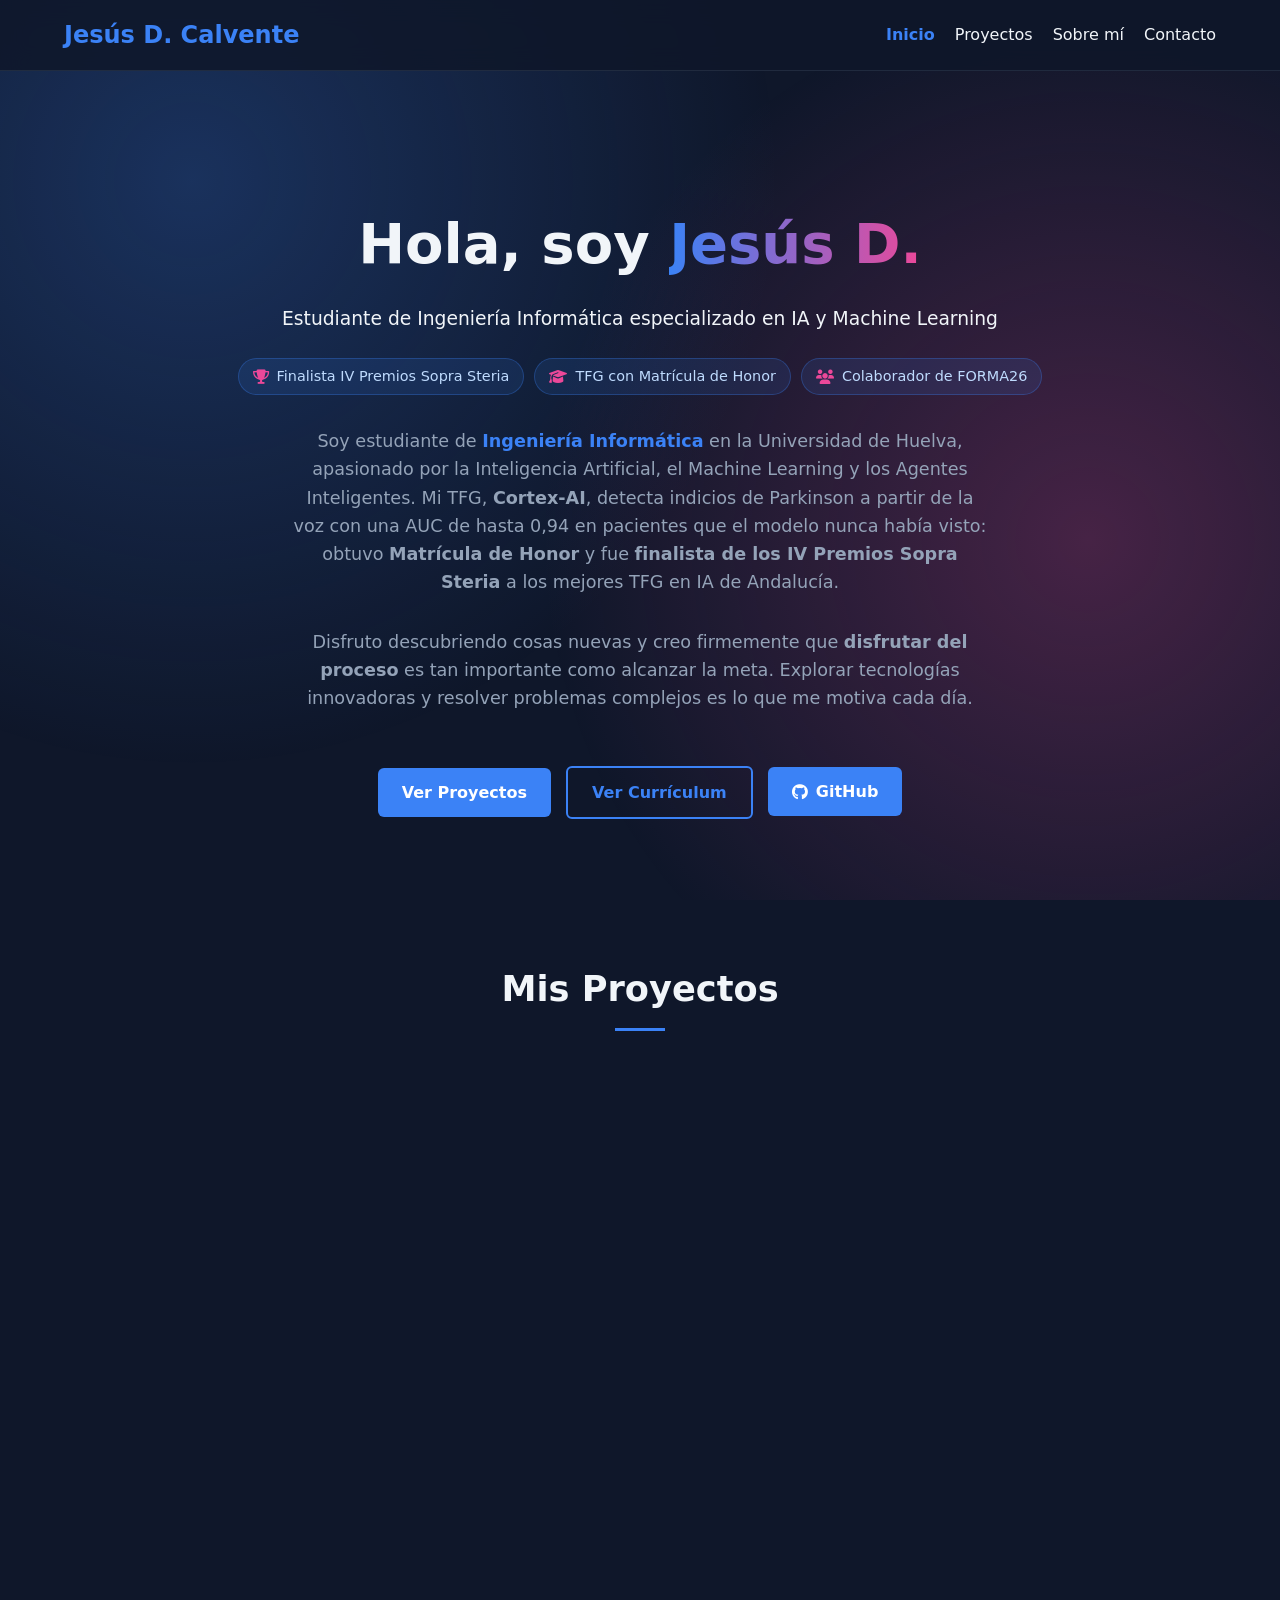
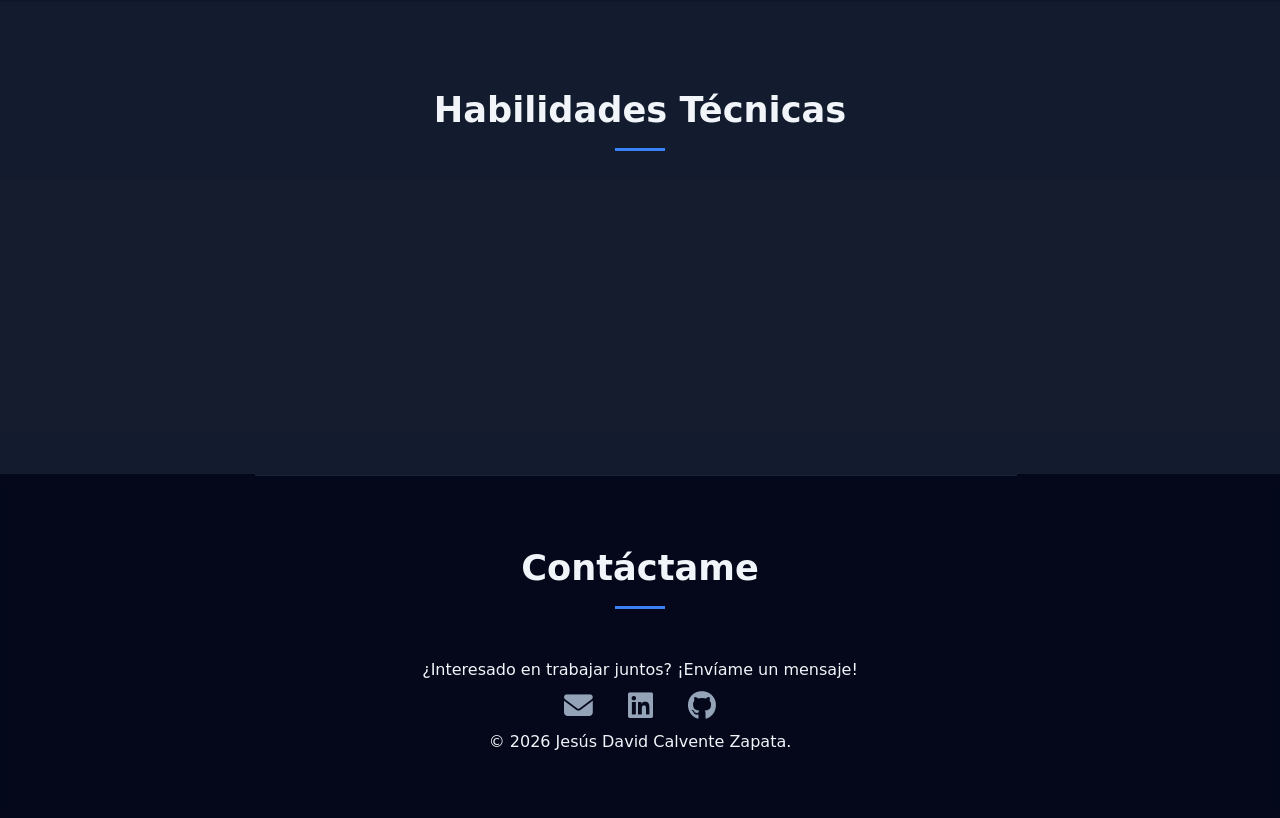
<file: index.html>
<!DOCTYPE html>
<html lang="es">
<head>
    <meta charset="UTF-8">
    <meta name="viewport" content="width=device-width, initial-scale=1.0">
    <title>Jesús David Calvente Zapata | IA y Machine Learning</title>
    <meta name="description" content="Portafolio de Jesús David Calvente Zapata, estudiante de Ingeniería Informática (Universidad de Huelva). Proyectos de IA: detección de Parkinson por voz, agentes inteligentes y visión en el edge.">
    <link rel="canonical" href="https://www.jcalvente083.qzz.io/">
    <meta property="og:type" content="website">
    <meta property="og:locale" content="es_ES">
    <meta property="og:site_name" content="Jesús David Calvente Zapata">
    <meta property="og:title" content="Jesús David Calvente Zapata | IA y Machine Learning">
    <meta property="og:description" content="Portafolio de Jesús David Calvente Zapata, estudiante de Ingeniería Informática (Universidad de Huelva). Proyectos de IA: detección de Parkinson por voz, agentes inteligentes y visión en el edge.">
    <meta property="og:url" content="https://www.jcalvente083.qzz.io/">
    <meta property="og:image" content="https://www.jcalvente083.qzz.io/assets/img/og.jpg">
    <meta property="og:image:width" content="1200">
    <meta property="og:image:height" content="630">
    <meta name="twitter:card" content="summary_large_image">
    <meta name="theme-color" content="#0f172a">
    <link rel="icon" href="favicon.svg" type="image/svg+xml">
    <link rel="preconnect" href="https://cdnjs.cloudflare.com" crossorigin>
    <link rel="stylesheet" href="styles/styles.css">
    <link rel="stylesheet" href="https://cdnjs.cloudflare.com/ajax/libs/font-awesome/6.4.0/css/all.min.css">
</head>
<body>

    <nav class="navbar">
        <a href="./index.html" class="logo">Jesús D. Calvente</a>
        
        <button type="button" class="menu-toggle" id="mobile-menu" aria-label="Abrir menú" aria-expanded="false" aria-controls="menu-principal">
            <span class="bar"></span>
            <span class="bar"></span>
            <span class="bar"></span>
        </button>
        
        <ul class="nav-links" id="menu-principal">
            <li><a href="./index.html" class="active" style="color: var(--primary);">Inicio</a></li>
            <li><a href="./proyectos.html">Proyectos</a></li>
            <li><a href="./sobremi.html">Sobre mí</a></li>
            <li><a href="./contacto.html">Contacto</a></li>
        </ul>
    </nav>

    <section id="inicio" class="hero">
        <div class="hero-content">
            <h1>Hola, soy <span class="highlight">Jesús D.</span></h1>
            <h3>Estudiante de Ingeniería Informática especializado en IA y Machine Learning</h3>

            <div class="hero-badges">
                <span><i class="fas fa-trophy"></i> Finalista IV Premios Sopra Steria</span>
                <span><i class="fas fa-graduation-cap"></i> TFG con Matrícula de Honor</span>
                <span><i class="fas fa-users"></i> Colaborador de FORMA26</span>
            </div>
            
            <div class="hero-text-limit">
                <p style="font-size: 1.1rem; color: var(--text-muted); margin-bottom: 2rem;">
                    Soy estudiante de <strong style="color: var(--primary);">Ingeniería Informática</strong> en la Universidad de Huelva,
                    apasionado por la Inteligencia Artificial, el Machine Learning y los Agentes Inteligentes.
                    Mi TFG, <strong>Cortex-AI</strong>, detecta indicios de Parkinson a partir de la voz con una AUC de hasta 0,94
                    en pacientes que el modelo nunca había visto: obtuvo <strong>Matrícula de Honor</strong> y fue
                    <strong>finalista de los IV Premios Sopra Steria</strong> a los mejores TFG en IA de Andalucía.
                </p>
                <p style="font-size: 1.1rem; color: var(--text-muted); margin-bottom: 3rem;">
                    Disfruto descubriendo cosas nuevas y creo firmemente que <strong>disfrutar del proceso</strong> 
                    es tan importante como alcanzar la meta. Explorar tecnologías innovadoras y resolver 
                    problemas complejos es lo que me motiva cada día.
                </p>
            </div>

            <div class="hero-btns" style="margin-top: 2rem;">
                <a href="proyectos.html" class="btn">Ver Proyectos</a>
                <a href="sobremi.html" class="btn btn-outline">
                 Ver Currículum
                </a>
                <a href="https://github.com/jcalvente083" target="_blank" rel="noopener" class="btn">
                    <i class="fab fa-github"></i> GitHub
                </a>
            </div>
        </div>
    </section>

    <section id="proyectos" class="container carousel-section">
        <h2>Mis Proyectos</h2>
        <div class="carousel-wrapper">
            <div class="carousel-track" id="contenedor-proyectos">
                </div>
        </div>
    </section>

    <section id="habilidades" class="container bg-light carousel-section">
        <h2>Habilidades Técnicas</h2>
        <div class="carousel-wrapper">
            <div class="carousel-track" id="contenedor-habilidades">
                </div>
        </div>
    </section>

    <footer id="contacto">
        <h2>Contáctame</h2>
        <p>¿Interesado en trabajar juntos? ¡Envíame un mensaje!</p>
        <div class="socials">
            <a href="mailto:jesus.calvente.zapata.24@gmail.com" aria-label="Email"><i class="fas fa-envelope"></i></a>
            <a href="https://www.linkedin.com/in/jes%C3%BAs-david-calvente-zapata-0a914a242/" target="_blank" rel="noopener" aria-label="LinkedIn"><i class="fab fa-linkedin"></i></a>
            <a href="https://github.com/jcalvente083" target="_blank" rel="noopener" aria-label="GitHub"><i class="fab fa-github"></i></a>
        </div>
        <p class="copyright">&copy; <span id="year"></span> Jesús David Calvente Zapata.</p>
    </footer>

    <script src="scripts/comun.js"></script>
    <script src="scripts/scriptsProyectos.js"></script>
    <script src="scripts/scriptsHabilidades.js"></script>
    <script src="scripts/scriptNavBar.js"></script>
</body>
</html>
</file>
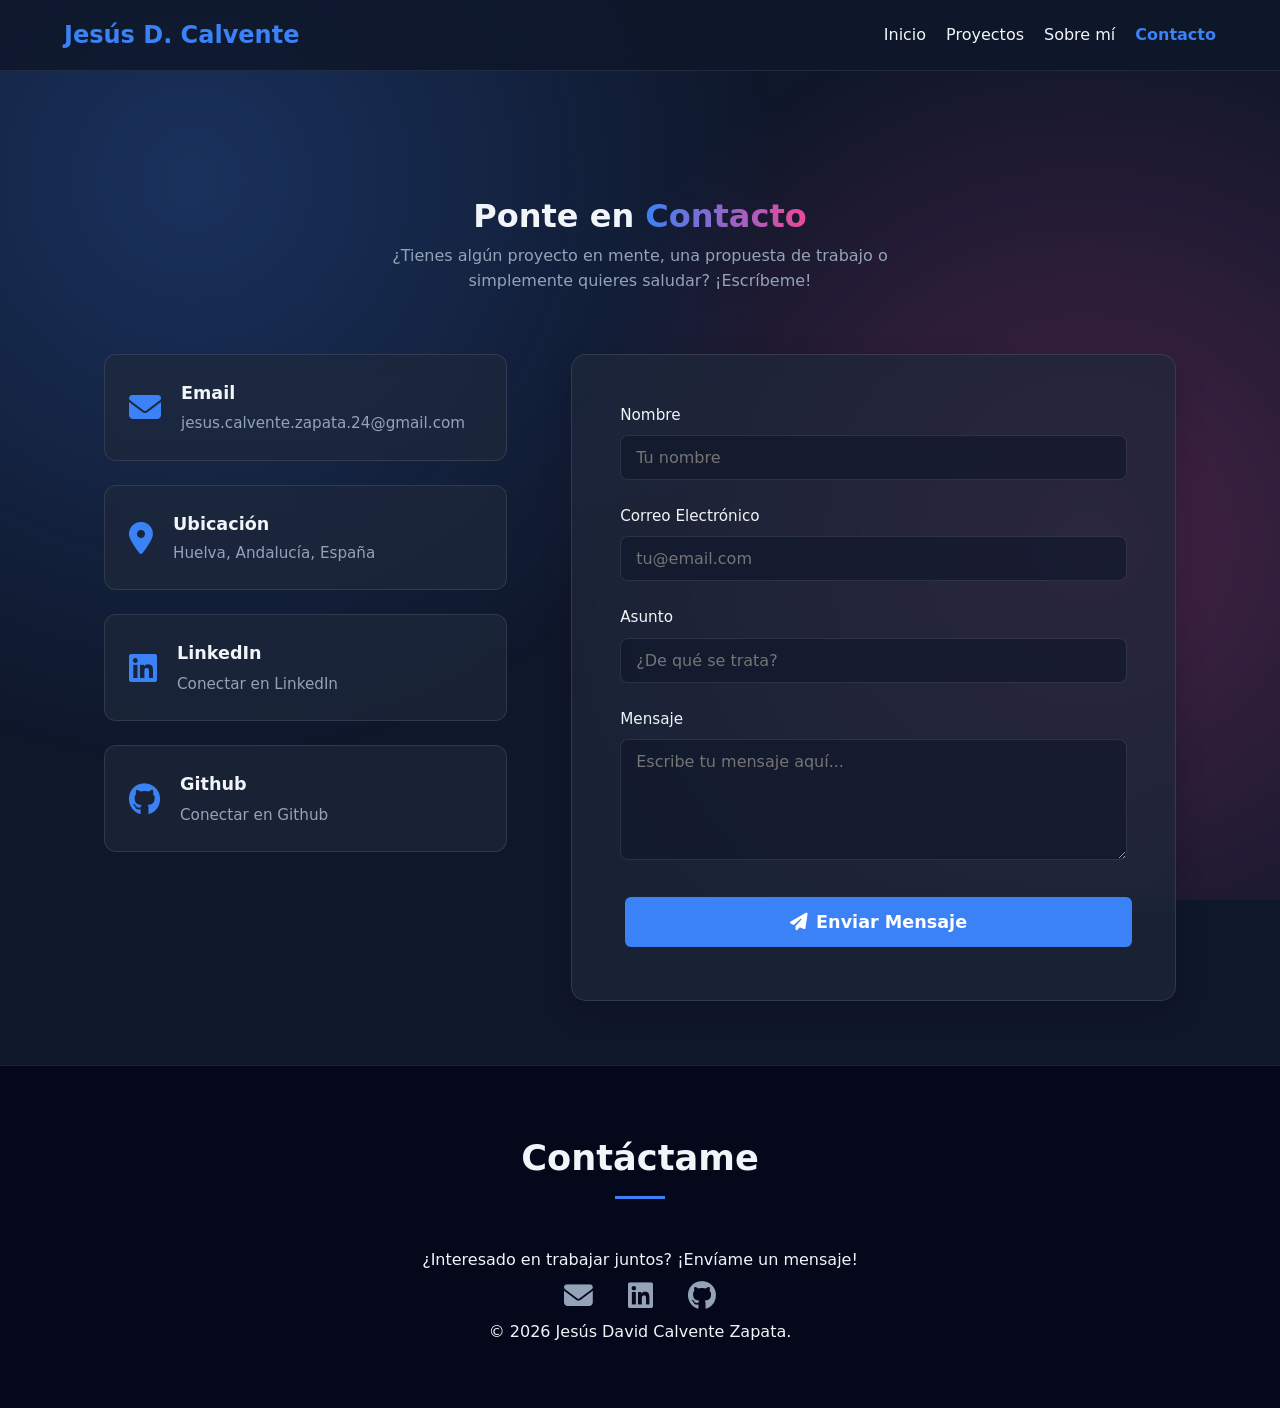
<file: contacto.html>
<!DOCTYPE html>
<html lang="es">
<head>
    <meta charset="UTF-8">
    <meta name="viewport" content="width=device-width, initial-scale=1.0">
    <title>Contacto | Jesús D. Calvente</title>
    <meta name="description" content="Contacta con Jesús David Calvente Zapata por email, LinkedIn o el formulario de contacto.">
    <link rel="canonical" href="https://www.jcalvente083.qzz.io/contacto.html">
    <meta property="og:type" content="website">
    <meta property="og:locale" content="es_ES">
    <meta property="og:site_name" content="Jesús David Calvente Zapata">
    <meta property="og:title" content="Contacto | Jesús D. Calvente">
    <meta property="og:description" content="Contacta con Jesús David Calvente Zapata por email, LinkedIn o el formulario de contacto.">
    <meta property="og:url" content="https://www.jcalvente083.qzz.io/contacto.html">
    <meta property="og:image" content="https://www.jcalvente083.qzz.io/assets/img/og.jpg">
    <meta property="og:image:width" content="1200">
    <meta property="og:image:height" content="630">
    <meta name="twitter:card" content="summary_large_image">
    <meta name="theme-color" content="#0f172a">
    <link rel="icon" href="favicon.svg" type="image/svg+xml">
    <link rel="preconnect" href="https://cdnjs.cloudflare.com" crossorigin>
    <link rel="stylesheet" href="styles/styles.css">
    <link rel="stylesheet" href="https://cdnjs.cloudflare.com/ajax/libs/font-awesome/6.4.0/css/all.min.css">
</head>
<body>

    <nav class="navbar">
        <a href="./index.html" class="logo">Jesús D. Calvente</a>
        
        <button type="button" class="menu-toggle" id="mobile-menu" aria-label="Abrir menú" aria-expanded="false" aria-controls="menu-principal">
            <span class="bar"></span>
            <span class="bar"></span>
            <span class="bar"></span>
        </button>
        
        <ul class="nav-links" id="menu-principal">
            <li><a href="./index.html">Inicio</a></li>
            <li><a href="./proyectos.html">Proyectos</a></li>
            <li><a href="./sobremi.html">Sobre mí</a></li>
            <li><a href="./contacto.html" class="active" style="color: var(--primary);">Contacto</a></li>
        </ul>
       

    </nav>
        <header style="text-align: center; padding: 120px 20px 40px;">
        <h1>Ponte en <span class="highlight">Contacto</span></h1>
        <p style="color: var(--text-muted); max-width: 600px; margin: 0 auto;">
            ¿Tienes algún proyecto en mente, una propuesta de trabajo o simplemente quieres saludar? ¡Escríbeme!
        </p>
    </header>

    <main class="container" style="padding-top: 20px; padding-bottom: 4rem;">
        <div class="contact-grid">
            
            <div class="contact-info">
                <div class="info-card">
                    <i class="fas fa-envelope"></i>
                    <div>
                        <h3>Email</h3>
                        <a href="mailto:jesus.calvente.zapata.24@gmail.com">jesus.calvente.zapata.24@gmail.com</a>
                    </div>
                </div>

                <div class="info-card">
                    <i class="fas fa-map-marker-alt"></i>
                    <div>
                        <h3>Ubicación</h3>
                        <p>Huelva, Andalucía, España</p>
                    </div>
                </div>

                <div class="info-card">
                    <i class="fab fa-linkedin"></i>
                    <div>
                        <h3>LinkedIn</h3>
                        <a href="https://www.linkedin.com/in/jes%C3%BAs-david-calvente-zapata-0a914a242/" target="_blank" rel="noopener">Conectar en LinkedIn</a>
                    </div>
                </div>

                <div class="info-card">
                    <i class="fab fa-github"></i>
                    <div>
                        <h3>Github</h3>
                        <a href="https://github.com/jcalvente083" target="_blank" rel="noopener">Conectar en Github</a>
                    </div>
                </div>
             
            </div>
            

            <div class="contact-form-wrapper">
                <form action="https://formspree.io/f/xqeyovwn" method="POST" class="contact-form">
                    
                    <div class="form-group">
                        <label for="name">Nombre</label>
                        <input type="text" id="name" name="name" placeholder="Tu nombre" required>
                    </div>

                    <div class="form-group">
                        <label for="email">Correo Electrónico</label>
                        <input type="email" id="email" name="email" placeholder="tu@email.com" required>
                    </div>

                    <div class="form-group">
                        <label for="subject">Asunto</label>
                        <input type="text" id="subject" name="subject" placeholder="¿De qué se trata?" required>
                    </div>

                    <div class="form-group">
                        <label for="message">Mensaje</label>
                        <textarea id="message" name="message" rows="5" placeholder="Escribe tu mensaje aquí..." required></textarea>
                    </div>

                    <div style="position:absolute; left:-9999px;" aria-hidden="true"><label for="gotcha">No rellenes este campo</label><input type="text" id="gotcha" name="_gotcha" tabindex="-1" autocomplete="off"></div>
                    <button type="submit" class="btn" style="width: 100%; justify-content: center; padding: 15px; font-size: 1.1rem;">
                        <i class="fas fa-paper-plane"></i> Enviar Mensaje
                    </button>
                </form>
            </div>

        </div>

        <div id="success-modal" class="modal-overlay">
        <div class="modal-content">
            <div class="modal-icon"><i class="fas fa-check-circle"></i></div>
            <h2 style="margin-bottom: 1rem;">¡Mensaje Enviado!</h2>
            <p style="color: var(--text-muted); margin-bottom: 2rem;">Gracias por ponerte en contacto. He recibido tu mensaje y te responderé lo antes posible.</p>
            <button class="btn" onclick="cerrarModal()">Cerrar</button>
        </div>
    </div>
    </main>


    <footer id="contacto">
        <h2>Contáctame</h2>
        <p>¿Interesado en trabajar juntos? ¡Envíame un mensaje!</p>
        <div class="socials">
            <a href="mailto:jesus.calvente.zapata.24@gmail.com" aria-label="Email"><i class="fas fa-envelope"></i></a>
            <a href="https://www.linkedin.com/in/jes%C3%BAs-david-calvente-zapata-0a914a242/" target="_blank" rel="noopener" aria-label="LinkedIn"><i class="fab fa-linkedin"></i></a>
            <a href="https://github.com/jcalvente083" target="_blank" rel="noopener" aria-label="GitHub"><i class="fab fa-github"></i></a>
        </div>
        <p class="copyright">&copy; <span id="year"></span> Jesús David Calvente Zapata.</p>
    </footer>

    <script>
        const contactForm = document.querySelector('.contact-form');
        const modal = document.getElementById('success-modal');

        if (contactForm) {
            const boton = contactForm.querySelector('button[type="submit"]');
            const textoBoton = boton.innerHTML;

            contactForm.addEventListener('submit', async function (event) {
                // Enviamos "por debajo" con fetch para no salir de la página
                event.preventDefault();
                boton.disabled = true;
                boton.innerHTML = '<i class="fas fa-spinner fa-spin"></i> Enviando...';
                try {
                    const response = await fetch(event.target.action, {
                        method: 'POST',
                        body: new FormData(event.target),
                        headers: { 'Accept': 'application/json' }
                    });
                    if (!response.ok) throw new Error('HTTP ' + response.status);
                    modal.classList.add('active');
                    contactForm.reset();
                } catch (error) {
                    alert('No se ha podido enviar el mensaje. Escríbeme directamente a jesus.calvente.zapata.24@gmail.com');
                } finally {
                    boton.disabled = false;
                    boton.innerHTML = textoBoton;
                }
            });
        }

        function cerrarModal() {
            modal.classList.remove('active');
        }
        document.addEventListener('keydown', e => { if (e.key === 'Escape') cerrarModal(); });
    </script>
            <script src="scripts/scriptNavBar.js"></script>
</body>
</html>
</file>
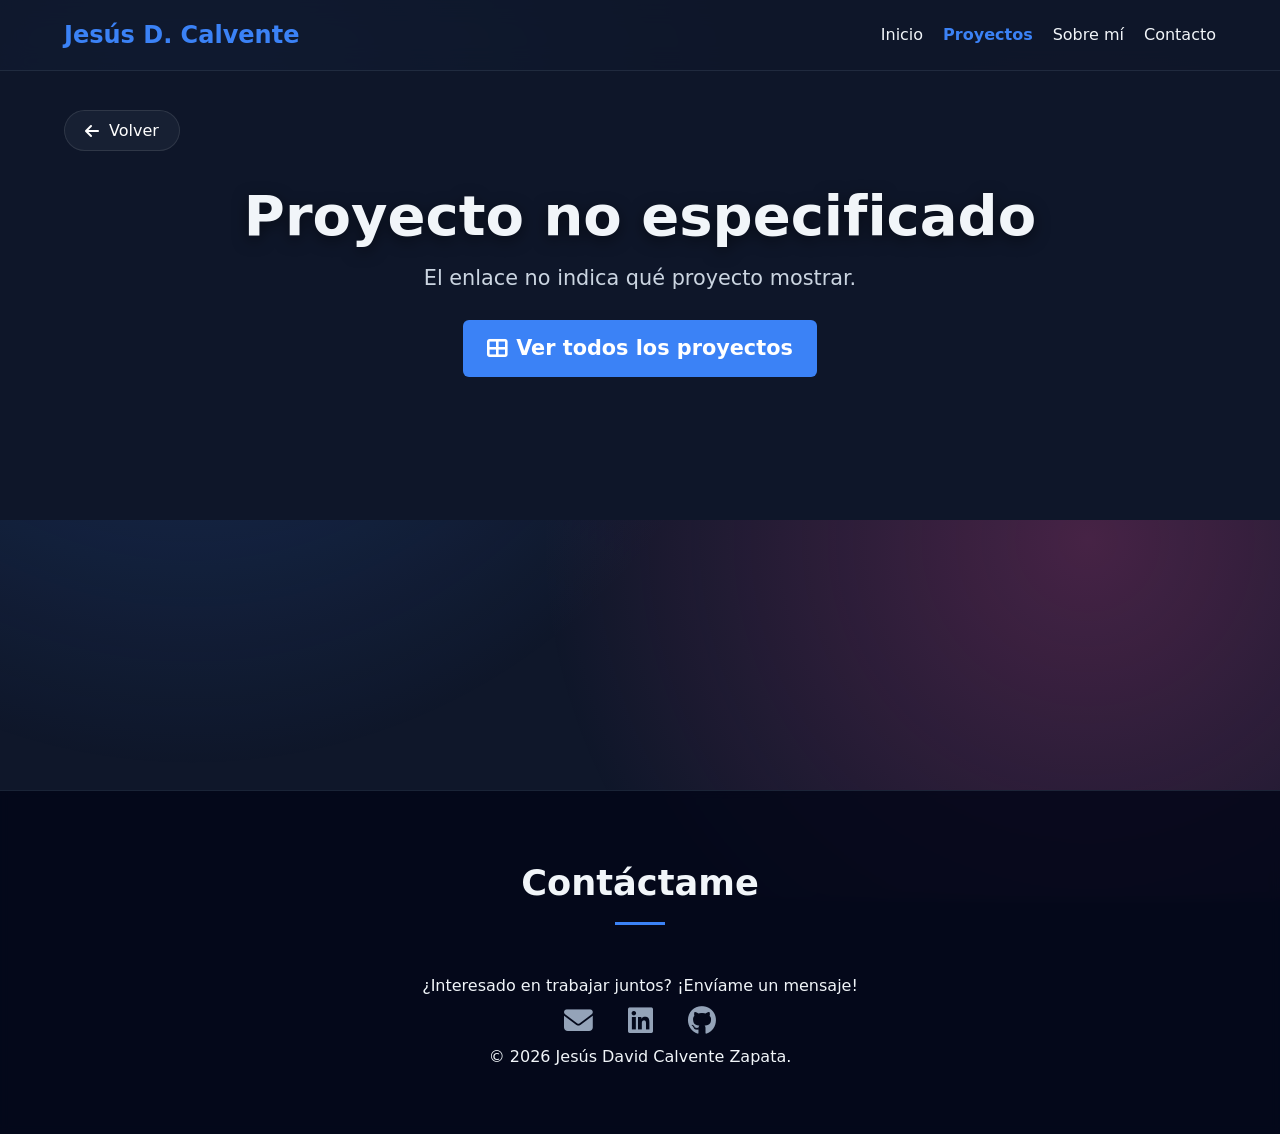
<file: detalle-proyecto.html>
<!DOCTYPE html>
<html lang="es">
<head>
    <meta charset="UTF-8">
    <meta name="viewport" content="width=device-width, initial-scale=1.0">
    <title>Proyecto | Jesús D. Calvente</title>
    <meta name="description" content="Detalle de un proyecto de Inteligencia Artificial de Jesús David Calvente Zapata.">
    <link rel="canonical" href="https://www.jcalvente083.qzz.io/proyectos.html">
    <meta property="og:type" content="website">
    <meta property="og:locale" content="es_ES">
    <meta property="og:site_name" content="Jesús David Calvente Zapata">
    <meta property="og:title" content="Proyecto | Jesús D. Calvente">
    <meta property="og:description" content="Detalle de un proyecto de Inteligencia Artificial de Jesús David Calvente Zapata.">
    <meta property="og:url" content="https://www.jcalvente083.qzz.io/proyectos.html">
    <meta property="og:image" content="https://www.jcalvente083.qzz.io/assets/img/og.jpg">
    <meta property="og:image:width" content="1200">
    <meta property="og:image:height" content="630">
    <meta name="twitter:card" content="summary_large_image">
    <meta name="theme-color" content="#0f172a">
    <link rel="icon" href="favicon.svg" type="image/svg+xml">
    <link rel="preconnect" href="https://cdnjs.cloudflare.com" crossorigin>
    <link rel="stylesheet" href="styles/styles.css">
    <link rel="stylesheet" href="https://cdnjs.cloudflare.com/ajax/libs/font-awesome/6.4.0/css/all.min.css">
    
    <style>
        /* =========================================
           ESTILOS ESPECÍFICOS DE LA PÁGINA DE DETALLE
           ========================================= */
        
        /* --- HERO HEADER --- */
        .project-hero {
            position: relative;
            height: 50vh;
            min-height: 400px;
            display: flex; align-items: center; justify-content: center;
            text-align: center;
            background-size: cover; background-position: center; background-repeat: no-repeat;
            background-color: var(--dark); 
            margin-top: -1px;
        }

        .project-hero::before {
            content: '';
            position: absolute; top: 0; left: 0; width: 100%; height: 100%;
            background: rgba(15, 23, 42, 0.85); 
            backdrop-filter: blur(4px);
        }

        .project-hero-content {
            position: relative; z-index: 2;
            max-width: 900px; padding: 0 20px;
            animation: fadeInUp 0.8s ease;
        }

        .project-hero h1 {
            font-size: 3.5rem; margin-bottom: 1rem;
            text-shadow: 0 4px 15px rgba(0,0,0,0.5); line-height: 1.1;
        }

        .project-hero .subtitle {
            font-size: 1.3rem; color: #cbd5e1; font-weight: 300;
        }

        /* --- BOTÓN VOLVER FLOTANTE --- */
        .btn-back-floating {
            position: absolute; top: 40px; left: 5%; z-index: 10;
            background: rgba(30, 41, 59, 0.6); 
            backdrop-filter: blur(5px);
            border: 1px solid rgba(255, 255, 255, 0.1);
            color: white;
            padding: 10px 20px; border-radius: 30px;
            cursor: pointer; font-size: 1rem; font-weight: 500;
            transition: all 0.3s ease;
            display: flex; align-items: center; gap: 10px;
        }
        .btn-back-floating:hover {
            background: var(--primary); transform: translateX(-5px); border-color: transparent;
        }

        /* --- LAYOUT PRINCIPAL --- */
        .project-details-container {
            display: grid;
            grid-template-columns: 2fr 1fr; /* 66% Contenido - 33% Sidebar */
            gap: 4rem;
            padding: 4rem 5%;
            max-width: 1400px; margin: 0 auto;
        }

        /* Texto */
        .content-section h2 {
            text-align: left; margin-bottom: 1.5rem; color: var(--primary);
            border-bottom: 2px solid rgba(59, 130, 246, 0.3);
            display: inline-block; padding-bottom: 5px;
        }
        .content-section h2::after { display: none; } 

        .content-text {
            font-size: 1.1rem; line-height: 1.8; color: #e2e8f0;
            white-space: normal;
        }

        /* --- ACORDEONES --- */
        .accordion-container { margin-top: 2rem; }
        .accordion-item {
            background: rgba(30, 41, 59, 0.4);
            border: 1px solid rgba(255, 255, 255, 0.05);
            border-radius: 8px; margin-bottom: 1rem; overflow: hidden;
            transition: all 0.3s ease;
        }
        .accordion-item:hover { border-color: var(--primary); }
        .accordion-header {
            width: 100%; padding: 1.2rem;
            background: transparent; border: none; outline: none;
            text-align: left; cursor: pointer;
            display: flex; justify-content: space-between; align-items: center;
            color: var(--text); font-size: 1.1rem; font-weight: 600;
        }
        .accordion-header i { transition: transform 0.3s ease; color: var(--primary); }
        .accordion-item.active .accordion-header i { transform: rotate(180deg); }
        .accordion-item.active { background: rgba(30, 41, 59, 0.8); border-color: var(--primary); }
        .accordion-body {
            max-height: 0; overflow: hidden;
            transition: max-height 0.3s ease-out;
            padding: 0 1.2rem; color: var(--text-muted);
        }
        .accordion-item.active .accordion-body { padding-bottom: 1.2rem; }

        /* --- SIDEBAR --- */
        .sidebar-card {
            background: var(--card-bg); backdrop-filter: blur(10px);
            border: 1px solid rgba(255, 255, 255, 0.1);
            border-radius: 12px; padding: 2rem;
            position: sticky; top: 120px; 
            box-shadow: 0 10px 30px rgba(0,0,0,0.2);
        }
        .sidebar-section { margin-bottom: 2rem; }
        .sidebar-section h3 { 
            font-size: 1.1rem; margin-bottom: 1rem; 
            color: #94a3b8; text-transform: uppercase; letter-spacing: 1px;
            border-bottom: 1px solid rgba(255,255,255,0.1); padding-bottom: 0.5rem; 
        }
        .sidebar-section h3::after { display: none; }
        .sidebar-techs { display: flex; flex-wrap: wrap; gap: 10px; }
        .sidebar-techs span {
            background: rgba(59, 130, 246, 0.15); color: #60a5fa;
            padding: 6px 14px; border-radius: 20px; font-size: 0.85rem;
            border: 1px solid rgba(59, 130, 246, 0.2); font-weight: 500;
        }
        .action-btns { display: flex; flex-direction: column; gap: 12px; }
        .action-btns .btn { width: 100%; justify-content: center; margin: 0; }

        @keyframes fadeInUp {
            from { opacity: 0; transform: translateY(20px); }
            to { opacity: 1; transform: translateY(0); }
        }
        .content-text p { margin-bottom: 1.2rem; }

        /* --- METADATOS DEL HERO --- */
        .hero-meta { display: flex; flex-wrap: wrap; justify-content: center; gap: 10px; margin-top: 1.5rem; }
        .hero-meta .card-badge { margin-bottom: 0; align-self: auto; font-size: 0.85rem; }
        .hero-pill {
            display: inline-flex; align-items: center; gap: 8px;
            background: rgba(30, 41, 59, 0.7); border: 1px solid rgba(255, 255, 255, 0.12);
            color: #cbd5e1; padding: 5px 14px; border-radius: 20px; font-size: 0.85rem;
        }
        .hero-pill i { color: var(--primary); }

        /* --- FICHA DEL PROYECTO --- */
        .project-facts { list-style: none; display: grid; gap: 1rem; }
        .project-facts li { display: flex; gap: 12px; align-items: flex-start; color: #e2e8f0; font-size: 0.95rem; line-height: 1.5; }
        .project-facts i { color: var(--primary); width: 18px; margin-top: 3px; text-align: center; flex: none; }
        .project-facts span { display: block; color: var(--text-muted); font-size: 0.8rem; text-transform: uppercase; letter-spacing: 0.5px; }
        .demo-note { color: var(--text-muted); font-size: 0.85rem; line-height: 1.5; }
        .demo-note i { color: var(--primary); margin-right: 4px; }

        /* --- RESULTADOS --- */
        .results-card {
            background: var(--card-bg); backdrop-filter: blur(10px);
            border: 1px solid rgba(255, 255, 255, 0.1); border-radius: 12px; padding: 1.5rem;
        }
        .results-scroll { overflow-x: auto; }
        .results-table { width: 100%; border-collapse: collapse; font-size: 0.95rem; font-variant-numeric: tabular-nums; }
        .results-table th, .results-table td { padding: 0.75rem 0.9rem; text-align: left; border-bottom: 1px solid rgba(255, 255, 255, 0.06); }
        .results-table thead th { color: #60a5fa; font-weight: 600; border-bottom: 2px solid rgba(59, 130, 246, 0.4); white-space: nowrap; }
        .results-table tbody th { font-weight: 500; color: #e2e8f0; }
        .results-table td { color: #cbd5e1; }
        .results-table .num { text-align: right; white-space: nowrap; }
        .results-table strong { color: #f9a8d4; }
        .results-table tbody tr:hover { background: rgba(59, 130, 246, 0.06); }
        .results-note { margin-top: 1rem; color: var(--text-muted); font-size: 0.9rem; line-height: 1.6; }
        .results-note i { color: var(--primary); margin-right: 4px; }

        /* Responsive */
        @media (max-width: 900px) {
            .project-details-container { grid-template-columns: 1fr; gap: 3rem; }
            .sidebar-card { position: static; } 
            .project-hero h1 { font-size: 2.5rem; }
            .btn-back-floating { top: 20px; padding: 8px 15px; font-size: 0.9rem; }
        }
    </style>
</head>
<body>

    <nav class="navbar">
        <a href="./index.html" class="logo">Jesús D. Calvente</a>
        <button type="button" class="menu-toggle" id="mobile-menu" aria-label="Abrir menú" aria-expanded="false" aria-controls="menu-principal">
            <span class="bar"></span><span class="bar"></span><span class="bar"></span>
        </button>
        <ul class="nav-links" id="menu-principal">
            <li><a href="./index.html">Inicio</a></li>
            <li><a href="./proyectos.html" class="active">Proyectos</a></li>
            <li><a href="./sobremi.html">Sobre mí</a></li>
            <li><a href="./contacto.html">Contacto</a></li>
        </ul>
    </nav>

    <main id="main-content" style="min-height: 80vh;">
        
        <header class="project-hero" id="p-hero">
            <button onclick="volverAtras()" class="btn-back-floating">
                <i class="fas fa-arrow-left"></i> Volver
            </button>
            <div class="project-hero-content">
                <h1 id="p-title">Cargando...</h1>
                <p class="subtitle" id="p-desc-short"></p>
                <div class="hero-meta" id="p-meta"></div>
            </div>
        </header>

        <section class="project-details-container">
            <div class="content-section">
                <h2>Sobre el Proyecto</h2>
                <div id="p-content" class="content-text"></div>
            </div>

            <aside class="sidebar">
                <div class="sidebar-card">
                    <div id="p-ficha"></div>
                    <div class="sidebar-section">
                        <h3>Stack Tecnológico</h3>
                        <div class="sidebar-techs" id="p-techs"></div>
                    </div>
                    <div class="sidebar-section">
                        <h3>Enlaces</h3>
                        <div class="action-btns" id="p-links"></div>
                    </div>
                </div>
            </aside>
        </section>

        <section id="similares-section" class="container" style="margin-top: 4rem; border-top: 1px solid rgba(255,255,255,0.05); padding-top: 4rem;">
            <h2 style="margin-bottom: 3rem;">También podría interesarte</h2>
            
            <div class="carousel-wrapper">
                <div class="carousel-track" id="similares-track">
                    </div>
            </div>
        </section>

    </main>

    <footer id="contacto">
        <h2>Contáctame</h2>
        <p>¿Interesado en trabajar juntos? ¡Envíame un mensaje!</p>
        <div class="socials">
            <a href="mailto:jesus.calvente.zapata.24@gmail.com" aria-label="Email"><i class="fas fa-envelope"></i></a>
            <a href="https://www.linkedin.com/in/jes%C3%BAs-david-calvente-zapata-0a914a242/" target="_blank" rel="noopener" aria-label="LinkedIn"><i class="fab fa-linkedin"></i></a>
            <a href="https://github.com/jcalvente083" target="_blank" rel="noopener" aria-label="GitHub"><i class="fab fa-github"></i></a>
        </div>
        <p class="copyright">&copy; <span id="year"></span> Jesús David Calvente Zapata.</p>
    </footer>

    <script src="scripts/comun.js"></script>
    <script src="scripts/scriptDetalle.js"></script>
    <script src="scripts/scriptNavBar.js"></script>
</body>
</html>
</file>
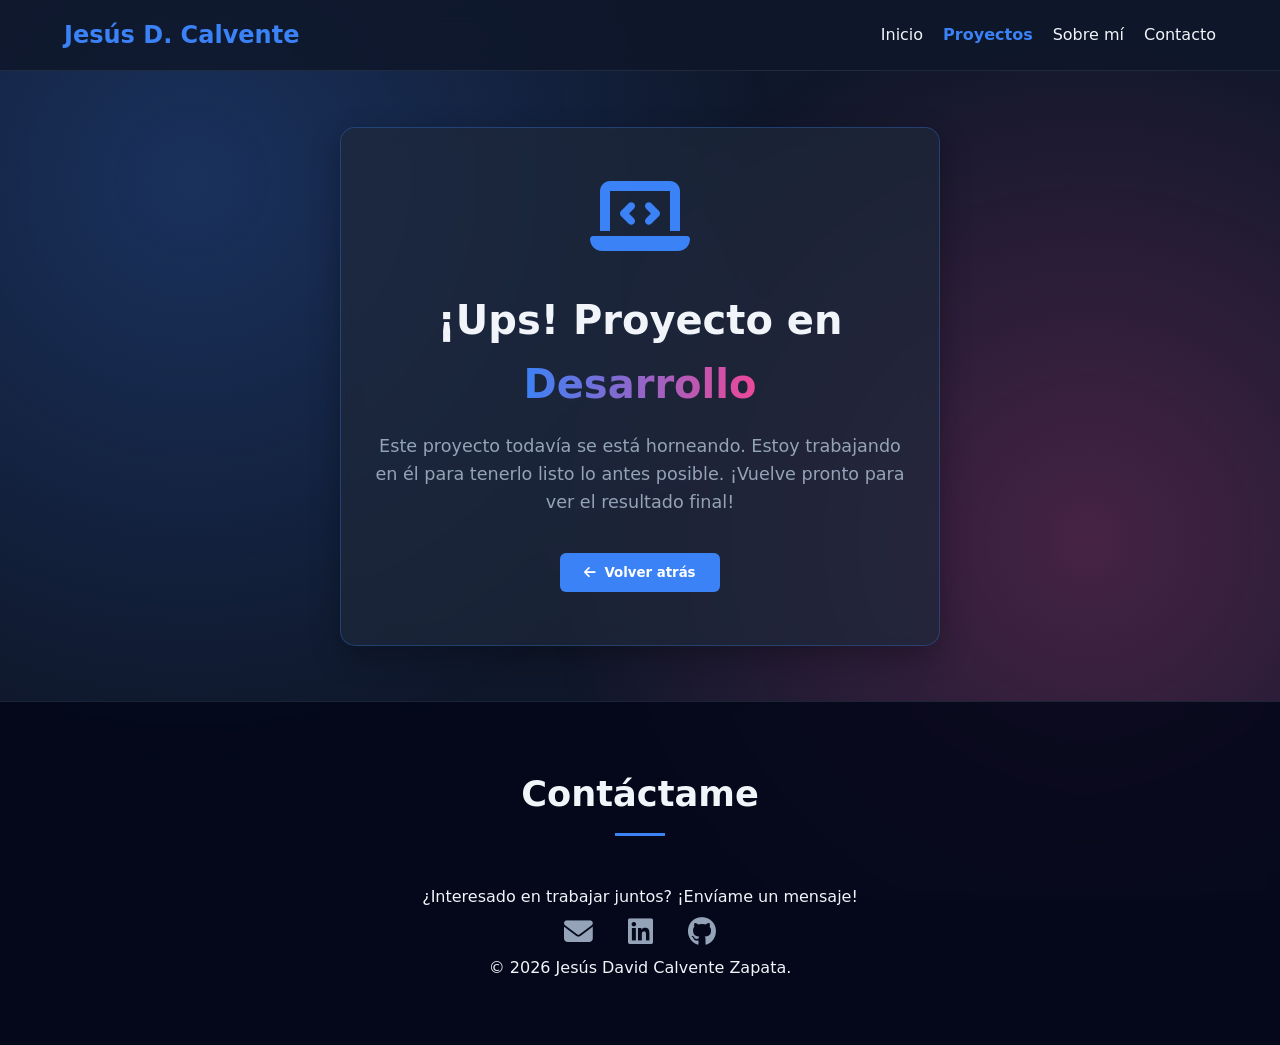
<file: proyecto_no_disponible.html>
<!DOCTYPE html>
<html lang="es">
<head>
    <meta name="robots" content="noindex">
    <meta charset="UTF-8">
    <meta name="viewport" content="width=device-width, initial-scale=1.0">
    <title>Proyecto en Desarrollo | Jesús D. Calvente</title>
    <meta name="description" content="Este proyecto todavía está en desarrollo.">
    <link rel="canonical" href="https://www.jcalvente083.qzz.io/proyecto_no_disponible.html">
    <meta property="og:type" content="website">
    <meta property="og:locale" content="es_ES">
    <meta property="og:site_name" content="Jesús David Calvente Zapata">
    <meta property="og:title" content="Proyecto en Desarrollo | Jesús D. Calvente">
    <meta property="og:description" content="Este proyecto todavía está en desarrollo.">
    <meta property="og:url" content="https://www.jcalvente083.qzz.io/proyecto_no_disponible.html">
    <meta property="og:image" content="https://www.jcalvente083.qzz.io/assets/img/og.jpg">
    <meta property="og:image:width" content="1200">
    <meta property="og:image:height" content="630">
    <meta name="twitter:card" content="summary_large_image">
    <meta name="theme-color" content="#0f172a">
    <link rel="icon" href="favicon.svg" type="image/svg+xml">
    <link rel="preconnect" href="https://cdnjs.cloudflare.com" crossorigin>
    <link rel="stylesheet" href="styles/styles.css">
    <link rel="stylesheet" href="https://cdnjs.cloudflare.com/ajax/libs/font-awesome/6.4.0/css/all.min.css">
    <style>
        .construction-container {
            min-height: 70vh;
            display: flex;
            flex-direction: column;
            align-items: center;
            justify-content: center;
            text-align: center;
            padding: 2rem 5%;
        }

        .icon-pulse {
            font-size: 5rem;
            color: var(--primary);
            margin-bottom: 2rem;
            animation: pulse 2s infinite;
        }

        @keyframes pulse {
            0% { transform: scale(1); opacity: 1; }
            50% { transform: scale(1.1); opacity: 0.7; }
            100% { transform: scale(1); opacity: 1; }
        }

        .construction-card {
            background: var(--card-bg);
            backdrop-filter: blur(10px);
            border: 1px solid rgba(59, 130, 246, 0.3);
            border-radius: 15px;
            padding: 3rem 2rem;
            max-width: 600px;
            box-shadow: 0 10px 30px rgba(0,0,0,0.3);
        }
    </style>
</head>
<body>

    <nav class="navbar">
        <a href="./index.html" class="logo">Jesús D. Calvente</a>
        <button type="button" class="menu-toggle" id="mobile-menu" aria-label="Abrir menú" aria-expanded="false" aria-controls="menu-principal">
            <span class="bar"></span><span class="bar"></span><span class="bar"></span>
        </button>
        <ul class="nav-links" id="menu-principal">
            <li><a href="./index.html">Inicio</a></li>
            <li><a href="./proyectos.html" class="active">Proyectos</a></li>
            <li><a href="./sobremi.html">Sobre mí</a></li>
            <li><a href="./contacto.html">Contacto</a></li>
        </ul>
    </nav>

    <main class="construction-container">
        <div class="construction-card">
            <i class="fas fa-laptop-code icon-pulse"></i>
            <h1 style="margin-bottom: 1rem; font-size: 2.5rem;">¡Ups! Proyecto en <span class="highlight">Desarrollo</span></h1>
            <p style="color: var(--text-muted); font-size: 1.1rem; margin-bottom: 2rem; line-height: 1.6;">
                Este proyecto todavía se está horneando. Estoy trabajando en él para tenerlo listo lo antes posible. ¡Vuelve pronto para ver el resultado final!
            </p>
            <button onclick="window.history.back()" class="btn">
                <i class="fas fa-arrow-left"></i> Volver atrás
            </button>
        </div>
    </main>

    <footer id="contacto">
        <h2>Contáctame</h2>
        <p>¿Interesado en trabajar juntos? ¡Envíame un mensaje!</p>
        <div class="socials">
            <a href="mailto:jesus.calvente.zapata.24@gmail.com" aria-label="Email"><i class="fas fa-envelope"></i></a>
            <a href="https://www.linkedin.com/in/jes%C3%BAs-david-calvente-zapata-0a914a242/" target="_blank" rel="noopener" aria-label="LinkedIn"><i class="fab fa-linkedin"></i></a>
            <a href="https://github.com/jcalvente083" target="_blank" rel="noopener" aria-label="GitHub"><i class="fab fa-github"></i></a>
        </div>
        <p class="copyright">&copy; <span id="year"></span> Jesús David Calvente Zapata.</p>
    </footer>

    <script src="scripts/scriptNavBar.js"></script>
</body>
</html>
</file>
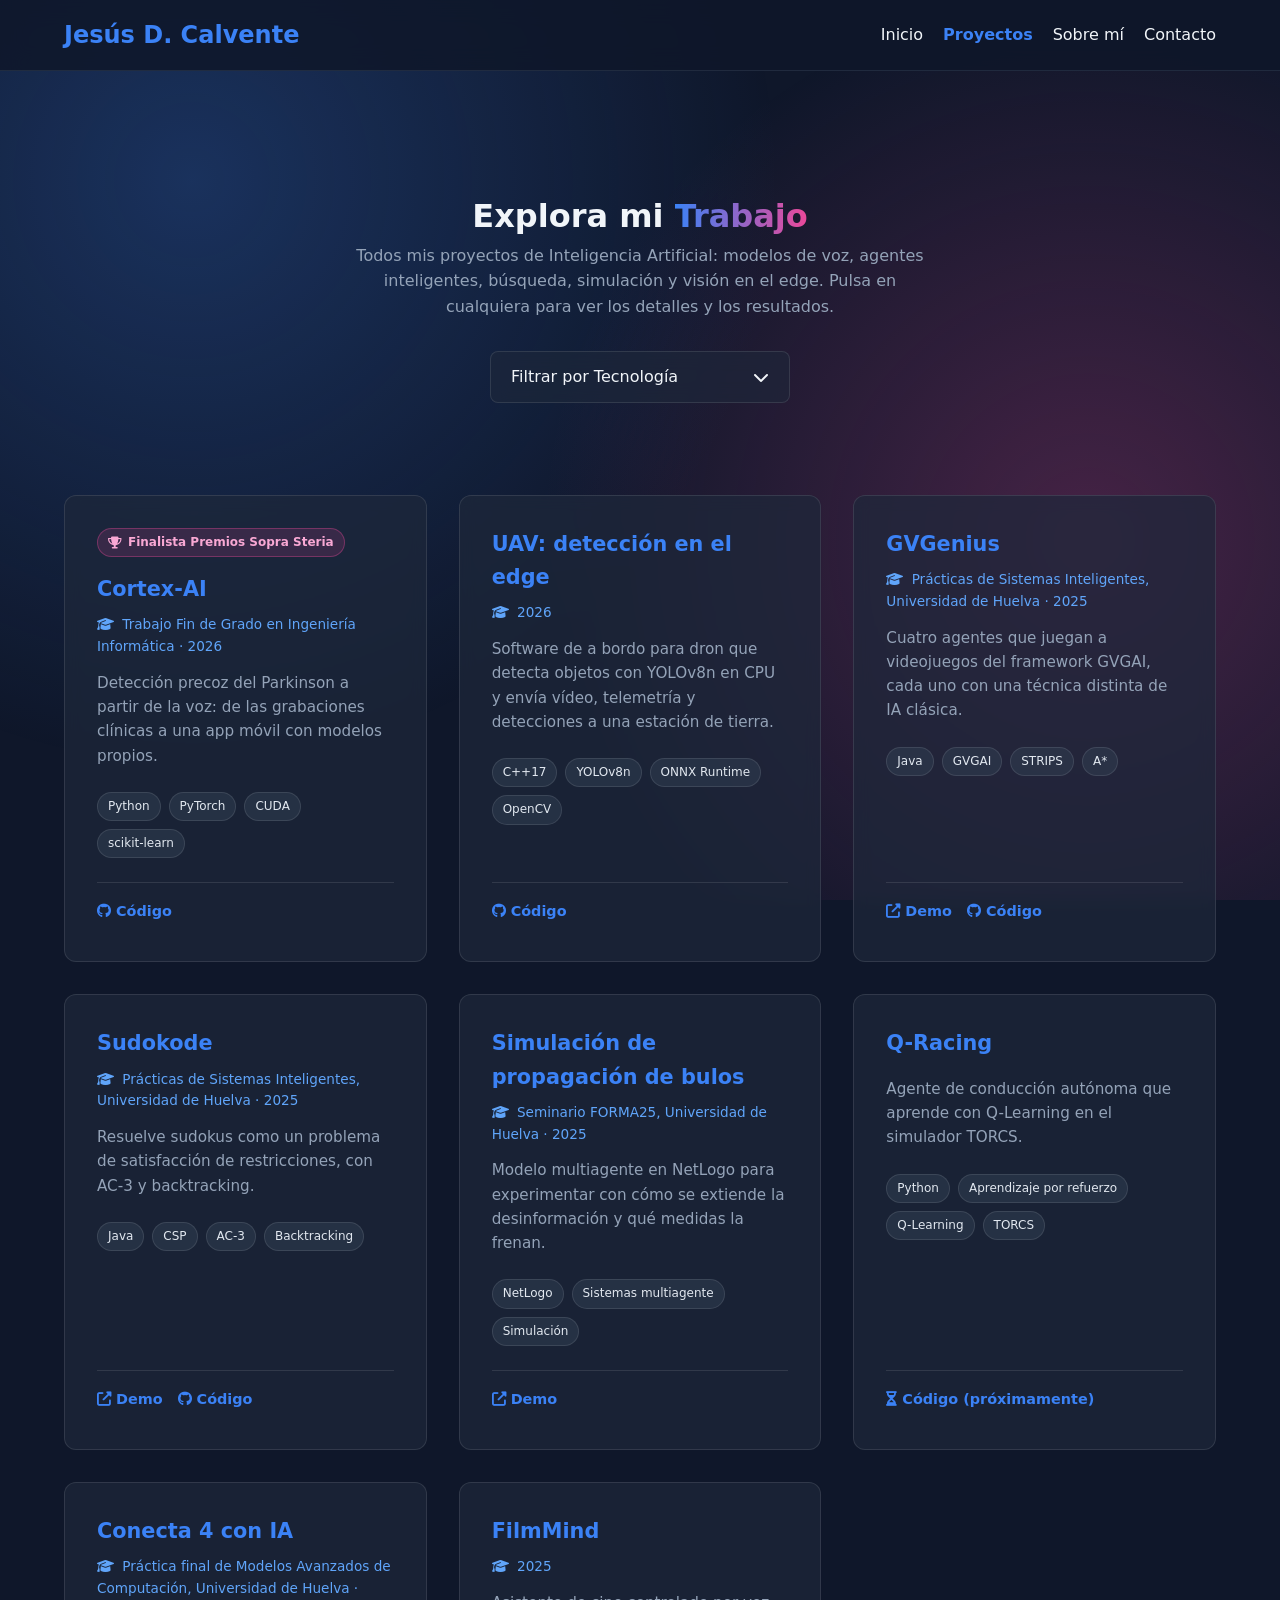
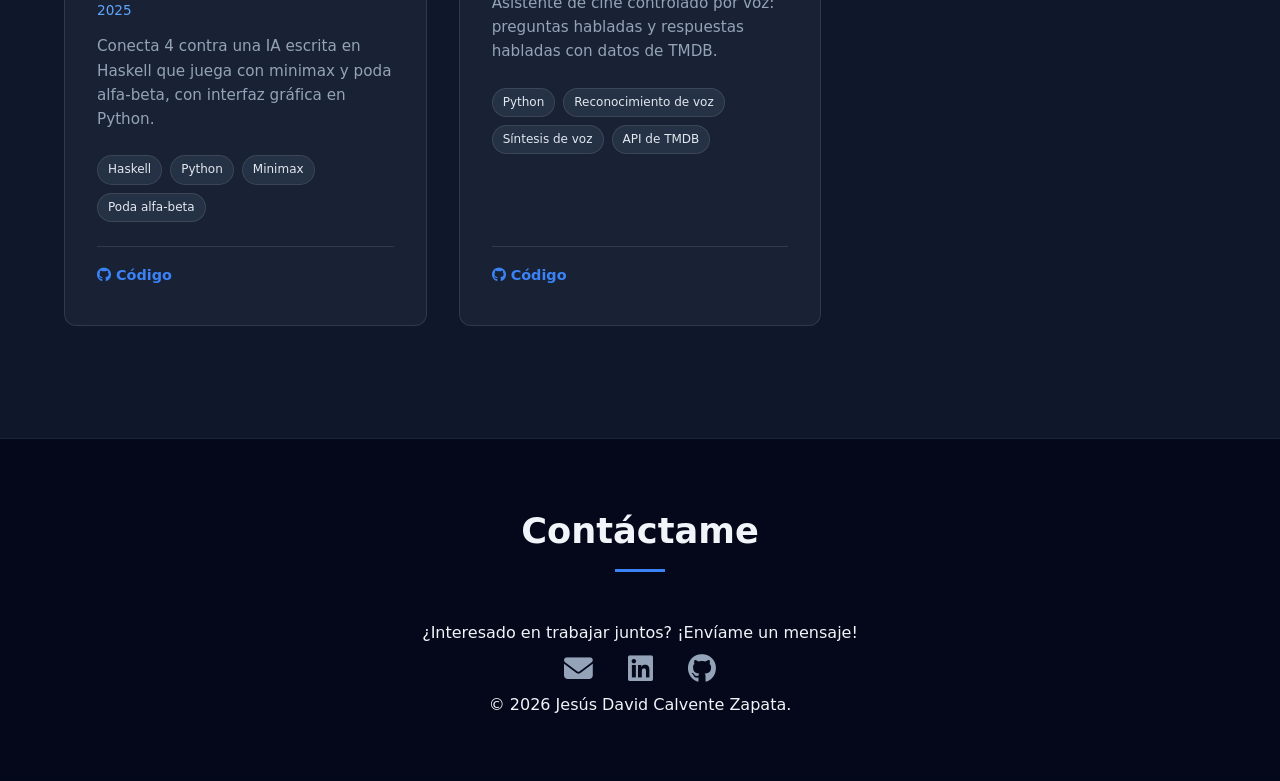
<file: proyectos.html>
<!DOCTYPE html>
<html lang="es">
<head>
    <meta charset="UTF-8">
    <meta name="viewport" content="width=device-width, initial-scale=1.0">
    <title>Proyectos | Jesús D. Calvente</title>
    <meta name="description" content="Todos los proyectos de Inteligencia Artificial de Jesús David Calvente Zapata: modelos de voz, agentes inteligentes, búsqueda, simulación multiagente y visión en el edge.">
    <link rel="canonical" href="https://www.jcalvente083.qzz.io/proyectos.html">
    <meta property="og:type" content="website">
    <meta property="og:locale" content="es_ES">
    <meta property="og:site_name" content="Jesús David Calvente Zapata">
    <meta property="og:title" content="Proyectos | Jesús D. Calvente">
    <meta property="og:description" content="Todos los proyectos de Inteligencia Artificial de Jesús David Calvente Zapata: modelos de voz, agentes inteligentes, búsqueda, simulación multiagente y visión en el edge.">
    <meta property="og:url" content="https://www.jcalvente083.qzz.io/proyectos.html">
    <meta property="og:image" content="https://www.jcalvente083.qzz.io/assets/img/og.jpg">
    <meta property="og:image:width" content="1200">
    <meta property="og:image:height" content="630">
    <meta name="twitter:card" content="summary_large_image">
    <meta name="theme-color" content="#0f172a">
    <link rel="icon" href="favicon.svg" type="image/svg+xml">
    <link rel="preconnect" href="https://cdnjs.cloudflare.com" crossorigin>
    <link rel="stylesheet" href="styles/styles.css">
    <link rel="stylesheet" href="https://cdnjs.cloudflare.com/ajax/libs/font-awesome/6.4.0/css/all.min.css">
</head>
<body>

    <nav class="navbar">
        <a href="./index.html" class="logo">Jesús D. Calvente</a>
        
        <button type="button" class="menu-toggle" id="mobile-menu" aria-label="Abrir menú" aria-expanded="false" aria-controls="menu-principal">
            <span class="bar"></span>
            <span class="bar"></span>
            <span class="bar"></span>
        </button>
        
        <ul class="nav-links" id="menu-principal">
            <li><a href="./index.html">Inicio</a></li>
            <li><a href="./proyectos.html" class="active">Proyectos</a></li>
            <li><a href="./sobremi.html">Sobre mí</a></li>
            <li><a href="./contacto.html">Contacto</a></li>
        </ul>
    </nav>

    <header style="text-align: center; padding: 120px 20px 40px;">
        <h1>Explora mi <span class="highlight">Trabajo</span></h1>
        <p style="color: var(--text-muted); max-width: 600px; margin: 0 auto 2rem auto;">
            Todos mis proyectos de Inteligencia Artificial: modelos de voz, agentes inteligentes, búsqueda, simulación y visión en el edge. Pulsa en cualquiera para ver los detalles y los resultados.
        </p>

        <div class="filter-wrapper">
            <div class="custom-select" id="custom-select">
                
                <div class="select-trigger" id="select-trigger" onclick="toggleSelect()" role="button" tabindex="0" aria-haspopup="listbox" aria-expanded="false">
                    <span id="current-selection">Filtrar por Tecnología</span>
                    <i class="fas fa-chevron-down"></i>
                </div>

                <div class="select-options">
                    <div class="search-box">
                        <i class="fas fa-search"></i>
                        <input type="text" id="tech-search" placeholder="Buscar..." aria-label="Buscar tecnología" oninput="filtrarOpcionesDropdown()">
                    </div>
                    
                    <div class="options-list" id="options-list" role="listbox" aria-label="Tecnologías">
                        </div>
                </div>

            </div>
        </div>
    </header>

    <section class="container" style="padding-top: 20px;">
        <div id="grid-proyectos" class="projects-grid">
            <p style="text-align: center; color: var(--text-muted);">Cargando proyectos...</p>
        </div>
    </section>

    <footer id="contacto">
        <h2>Contáctame</h2>
        <p>¿Interesado en trabajar juntos? ¡Envíame un mensaje!</p>
        <div class="socials">
            <a href="mailto:jesus.calvente.zapata.24@gmail.com" aria-label="Email"><i class="fas fa-envelope"></i></a>
            <a href="https://www.linkedin.com/in/jes%C3%BAs-david-calvente-zapata-0a914a242/" target="_blank" rel="noopener" aria-label="LinkedIn"><i class="fab fa-linkedin"></i></a>
            <a href="https://github.com/jcalvente083" target="_blank" rel="noopener" aria-label="GitHub"><i class="fab fa-github"></i></a>
        </div>
        <p class="copyright">&copy; <span id="year"></span> Jesús David Calvente Zapata.</p>
    </footer>


    <script src="scripts/comun.js"></script>
    <script src="scripts/scriptTodosProyectos.js"></script>
    <script src="scripts/scriptNavBar.js"></script>
</body>
</html>
</file>
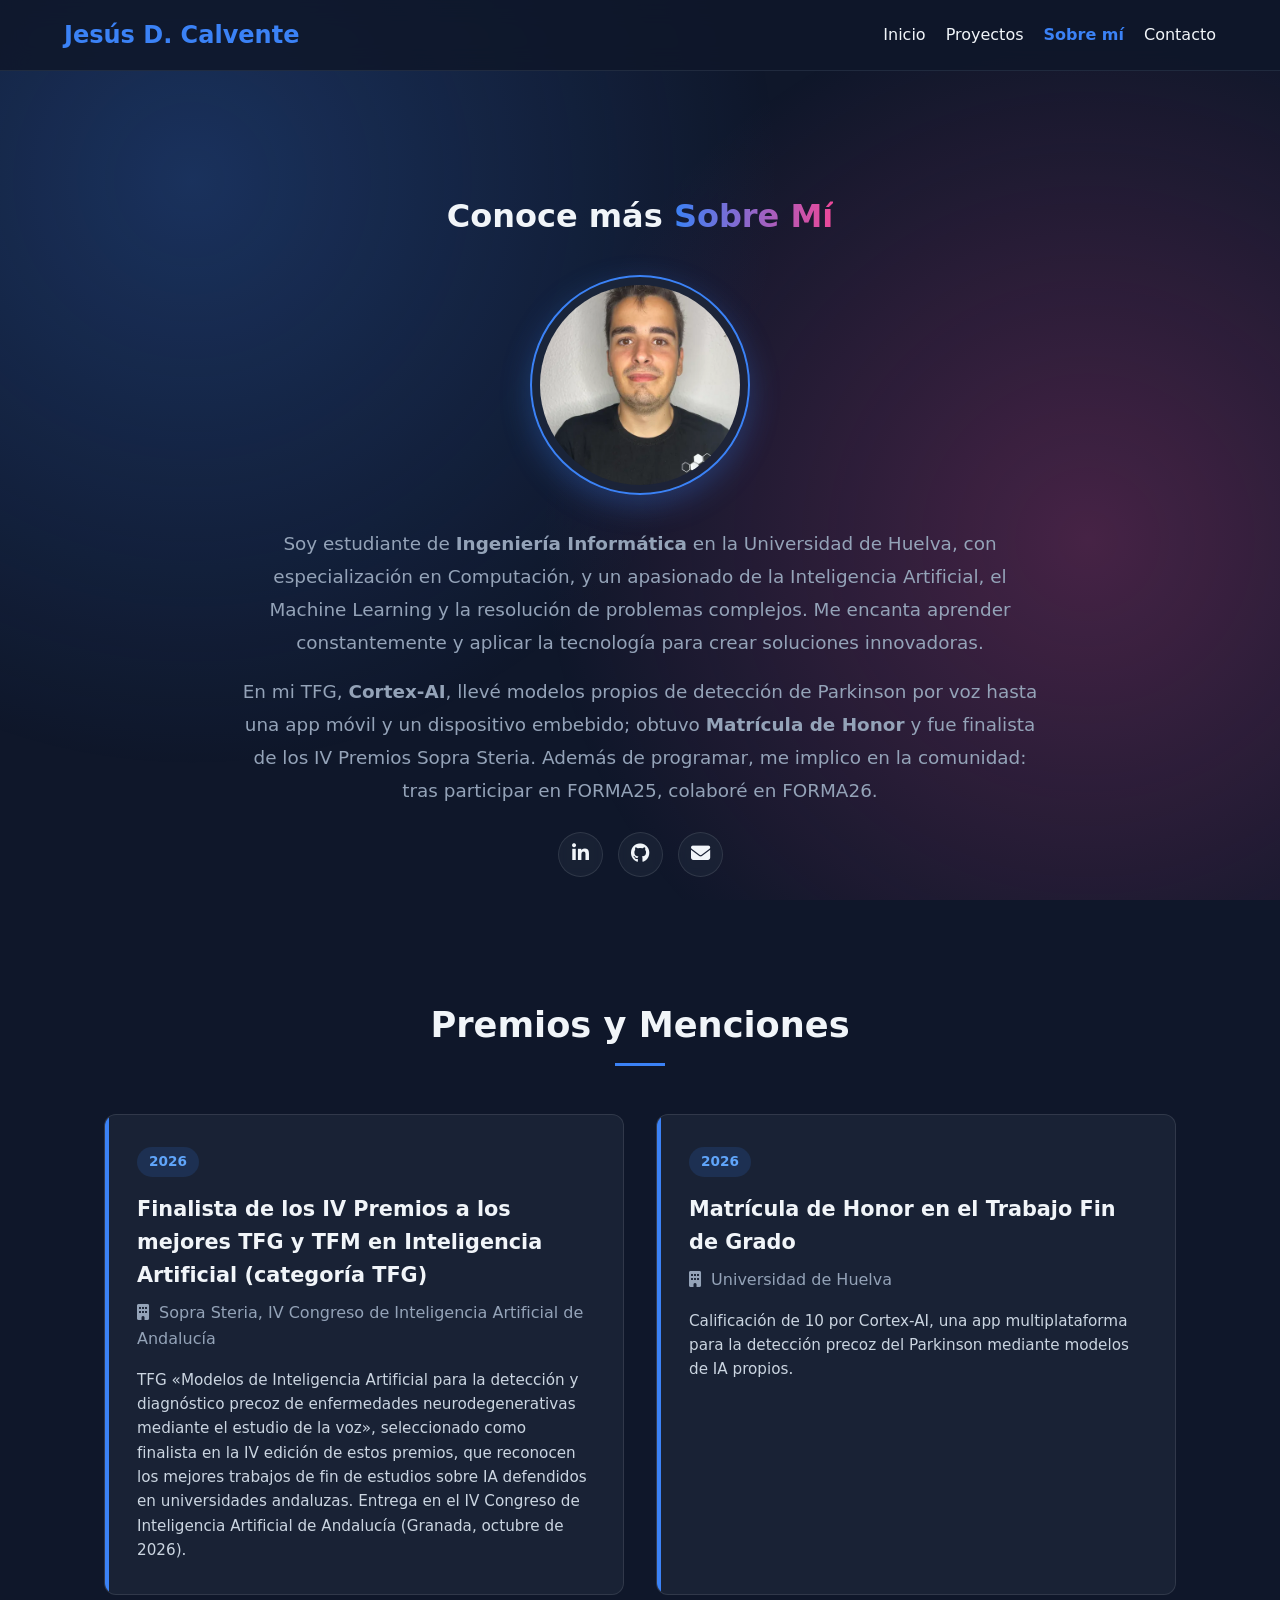
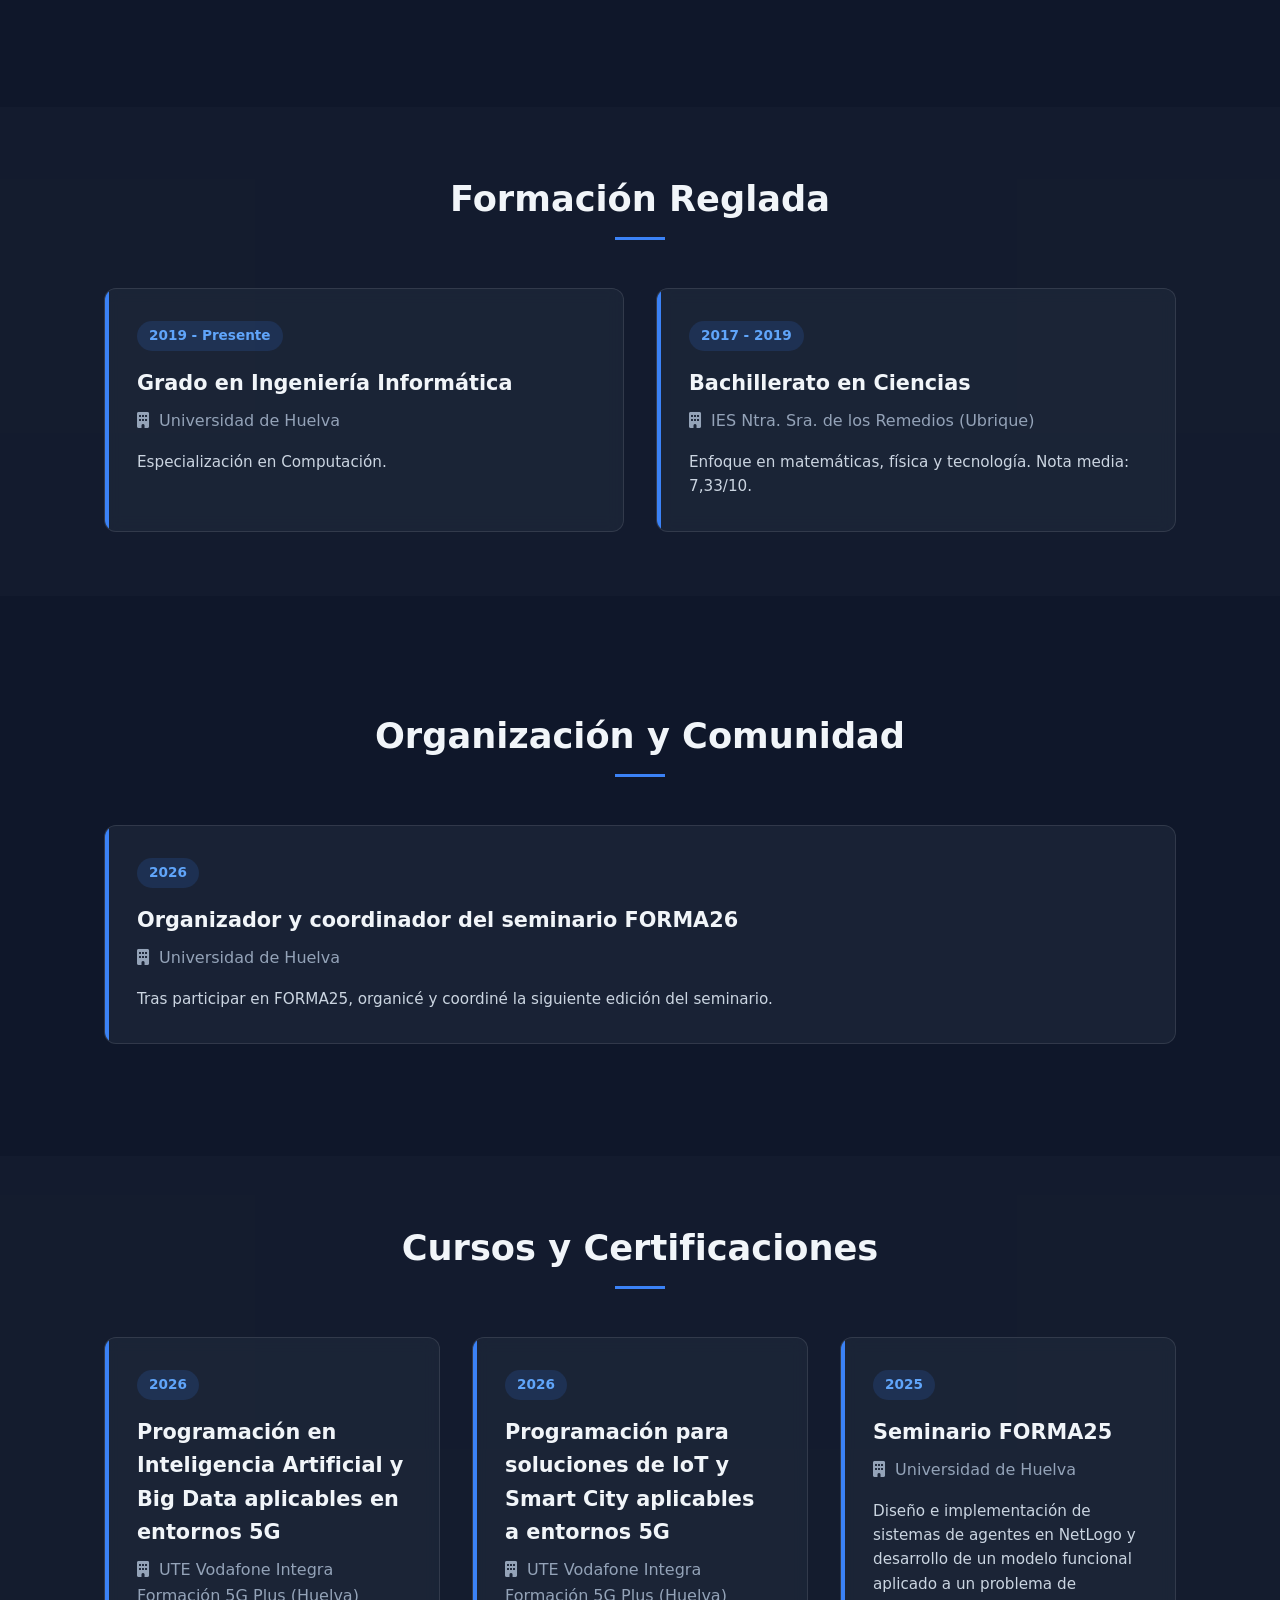
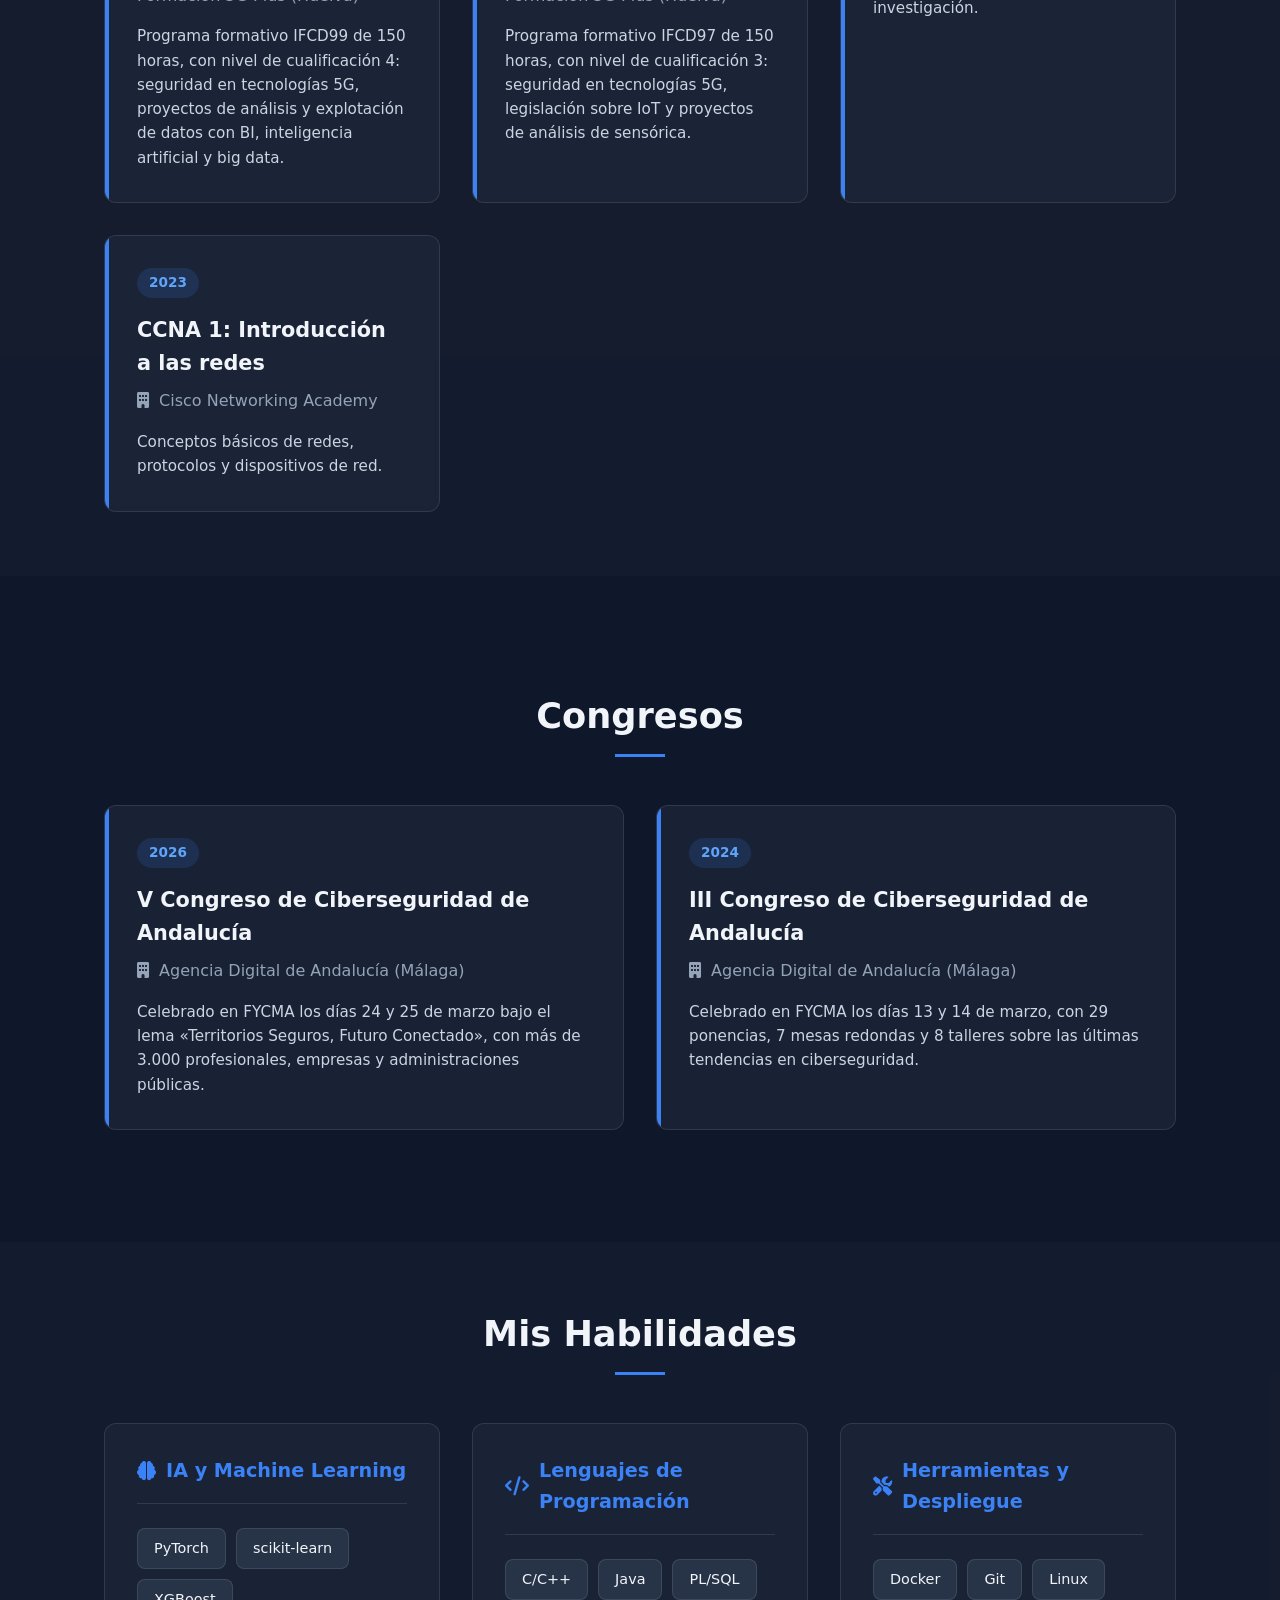
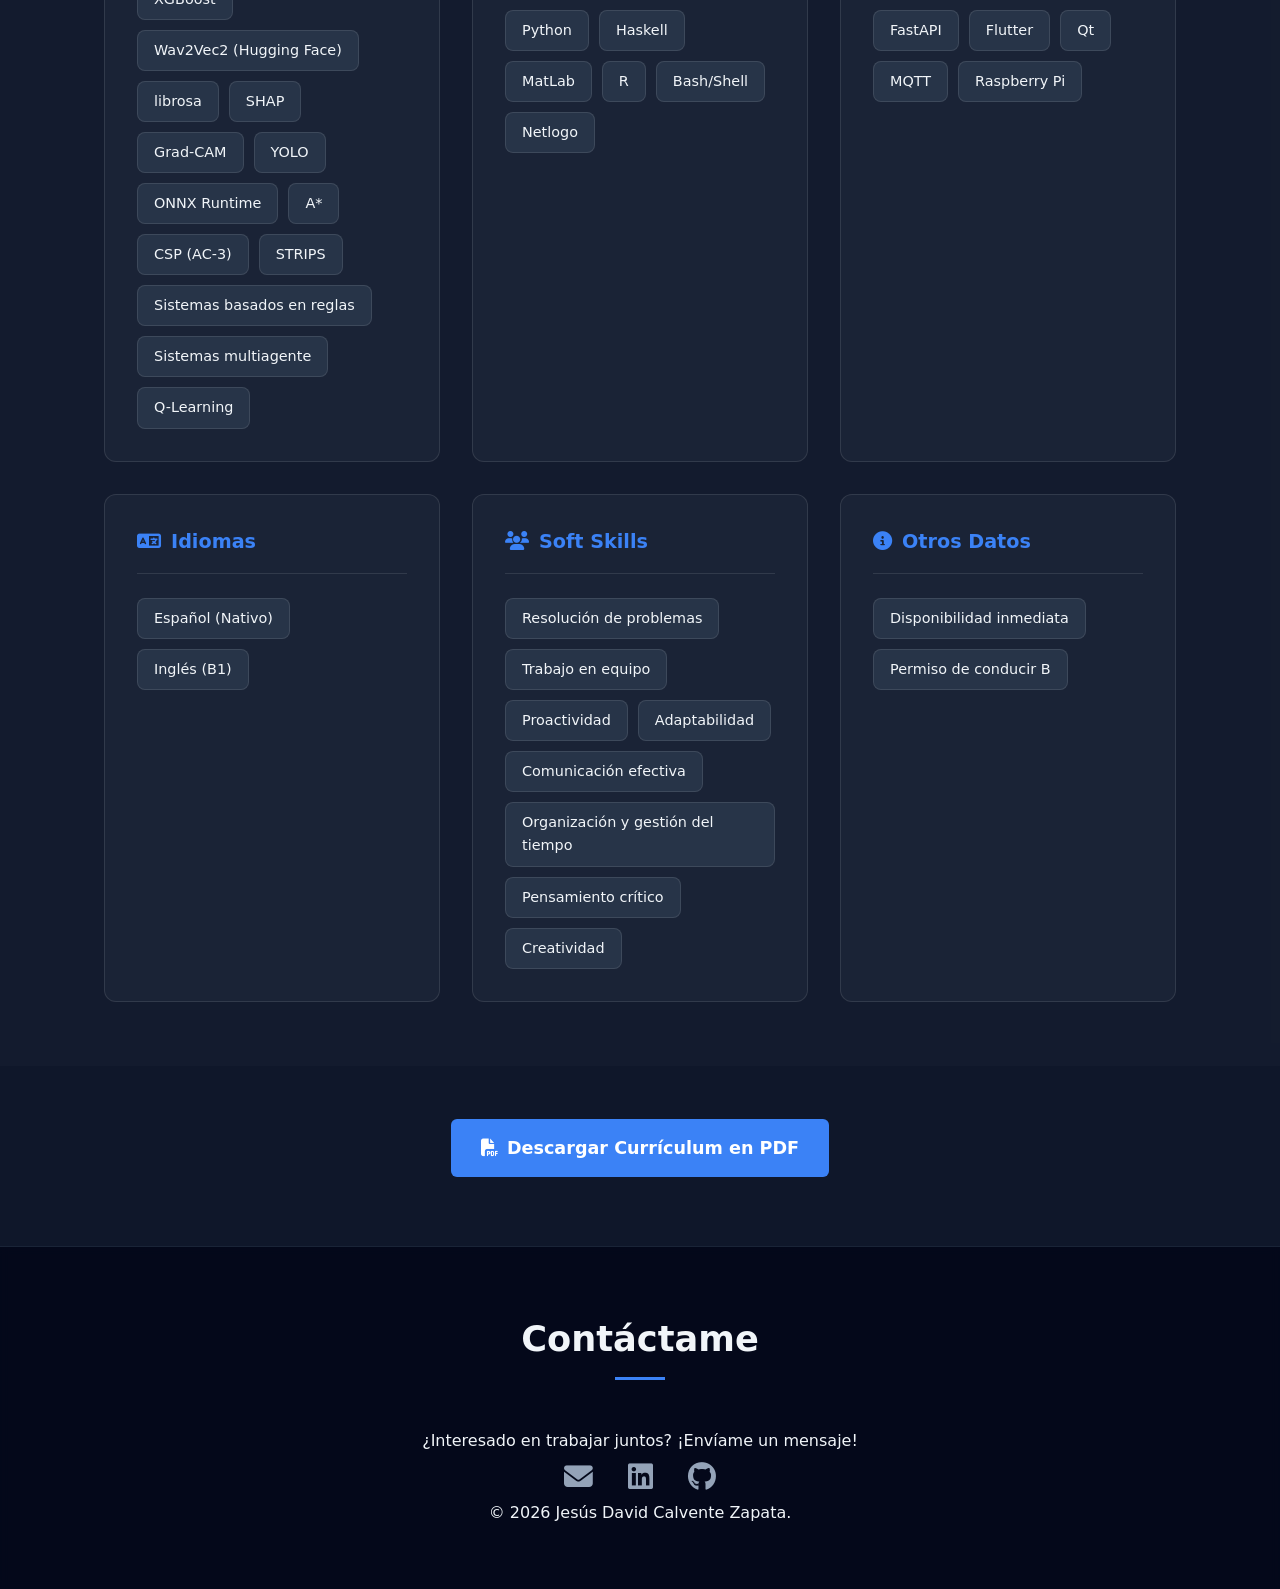
<file: sobremi.html>
<!DOCTYPE html>
<html lang="es">

<head>
    <meta charset="UTF-8">
    <meta name="viewport" content="width=device-width, initial-scale=1.0">
    <title>Sobre mí | Jesús D. Calvente</title>
    <meta name="description" content="Trayectoria de Jesús David Calvente Zapata: premios, formación en Ingeniería Informática, cursos, congresos y habilidades en Inteligencia Artificial.">
    <link rel="canonical" href="https://www.jcalvente083.qzz.io/sobremi.html">
    <meta property="og:type" content="website">
    <meta property="og:locale" content="es_ES">
    <meta property="og:site_name" content="Jesús David Calvente Zapata">
    <meta property="og:title" content="Sobre mí | Jesús D. Calvente">
    <meta property="og:description" content="Trayectoria de Jesús David Calvente Zapata: premios, formación en Ingeniería Informática, cursos, congresos y habilidades en Inteligencia Artificial.">
    <meta property="og:url" content="https://www.jcalvente083.qzz.io/sobremi.html">
    <meta property="og:image" content="https://www.jcalvente083.qzz.io/assets/img/og.jpg">
    <meta property="og:image:width" content="1200">
    <meta property="og:image:height" content="630">
    <meta name="twitter:card" content="summary_large_image">
    <meta name="theme-color" content="#0f172a">
    <link rel="icon" href="favicon.svg" type="image/svg+xml">
    <link rel="preconnect" href="https://cdnjs.cloudflare.com" crossorigin>
    <link rel="stylesheet" href="styles/styles.css">
    <link rel="stylesheet" href="https://cdnjs.cloudflare.com/ajax/libs/font-awesome/6.4.0/css/all.min.css">
</head>

<body>

    <nav class="navbar">
        <a href="./index.html" class="logo">Jesús D. Calvente</a>

        <button type="button" class="menu-toggle" id="mobile-menu" aria-label="Abrir menú" aria-expanded="false" aria-controls="menu-principal">
            <span class="bar"></span>
            <span class="bar"></span>
            <span class="bar"></span>
        </button>

        <ul class="nav-links" id="menu-principal">
            <li><a href="./index.html">Inicio</a></li>
            <li><a href="./proyectos.html">Proyectos</a></li>
            <li><a href="./sobremi.html" class="active" style="color: var(--primary);">Sobre mí</a></li>
            <li><a href="./contacto.html">Contacto</a></li>
        </ul>


    </nav>
    <header style="text-align: center; padding: 120px 20px 40px;">
        <h1>Conoce más <span class="highlight">Sobre Mí</span></h1>

        <div class="profile-photo-container">
            <div class="about-image-wrapper">
                <img src="assets/mi_foto.webp" alt="Foto de Jesús David Calvente Zapata" id="profile-img" width="480" height="480">
            </div>
        </div>

        <div class="bio-text">
            <p>
                Soy estudiante de <strong>Ingeniería Informática</strong> en la Universidad de Huelva, con especialización en Computación,
                y un apasionado de la Inteligencia Artificial, el Machine Learning y la resolución de problemas complejos.
                Me encanta aprender constantemente y aplicar la tecnología para crear soluciones innovadoras.
            </p>
            <p style="margin-top: 1rem;">
                En mi TFG, <strong>Cortex-AI</strong>, llevé modelos propios de detección de Parkinson por voz hasta una app móvil
                y un dispositivo embebido; obtuvo <strong>Matrícula de Honor</strong> y fue finalista de los IV Premios Sopra Steria.
                Además de programar, me implico en la comunidad: tras participar en FORMA25, colaboré en FORMA26.
            </p>
        </div>

        <div class="social-bubbles">
            <a href="https://www.linkedin.com/in/jes%C3%BAs-david-calvente-zapata-0a914a242/" target="_blank" rel="noopener noreferrer"
                class="social-bubble linkedin" aria-label="LinkedIn">
                <i class="fab fa-linkedin-in"></i>
            </a>
            <a href="https://github.com/jcalvente083" target="_blank" rel="noopener noreferrer"
                class="social-bubble github" aria-label="GitHub">
                <i class="fab fa-github"></i>
            </a>
            <a href="mailto:jesus.calvente.zapata.24@gmail.com" class="social-bubble email" aria-label="Email">
                <i class="fas fa-envelope"></i>
            </a>
        </div>
    </header>

    <main style="padding-bottom: 4rem;">

        <p id="aviso-cv" hidden style="text-align:center; color: var(--text-muted); padding: 2rem 5%;">No se ha podido cargar el currículum. Puedes descargarlo en PDF más abajo.</p>

        <section class="container cv-section">
            <h2>Premios y Menciones</h2>
            <div class="cv-grid" id="grid-premios-menciones">
            </div>
        </section>

        <section class="container cv-section bg-light" style="padding-top: 4rem; padding-bottom: 4rem;">
            <h2>Formación Reglada</h2>
            <div class="cv-grid" id="grid-formacion-reglada">
            </div>
        </section>

        <section class="container cv-section">
            <h2>Organización y Comunidad</h2>
            <div class="cv-grid" id="grid-comunidad">
            </div>
        </section>

        <section class="container cv-section bg-light" style="padding-top: 4rem; padding-bottom: 4rem;">
            <h2>Cursos y Certificaciones</h2>
            <div class="cv-grid" id="grid-formacion-noreglada">
            </div>
        </section>

        <section class="container cv-section">
            <h2>Congresos</h2>
            <div class="cv-grid" id="grid-congresos">
            </div>
        </section>

        <section class="container cv-section bg-light" style="padding-top: 4rem; padding-bottom: 4rem;">
            <h2>Mis Habilidades</h2>
            <div class="skills-flex-container">

                <div class="skills-column">
                    <div class="skills-header"><i class="fas fa-brain"></i> IA y Machine Learning</div>
                    <div class="skills-list" id="list-iaml"></div>
                </div>

                <div class="skills-column">
                    <div class="skills-header"><i class="fas fa-code"></i> Lenguajes de Programación</div>
                    <div class="skills-list" id="list-lenguajes"></div>
                </div>

                <div class="skills-column">
                    <div class="skills-header"><i class="fas fa-screwdriver-wrench"></i> Herramientas y Despliegue</div>
                    <div class="skills-list" id="list-herramientas"></div>
                </div>

                <div class="skills-column">
                    <div class="skills-header"><i class="fas fa-language"></i> Idiomas</div>
                    <div class="skills-list" id="list-idiomas"></div>
                </div>

                <div class="skills-column">
                    <div class="skills-header"><i class="fas fa-users"></i> Soft Skills</div>
                    <div class="skills-list" id="list-softskills"></div>
                </div>

                <div class="skills-column">
                    <div class="skills-header"><i class="fas fa-circle-info"></i> Otros Datos</div>
                    <div class="skills-list" id="list-otros"></div>
                </div>

                
            </div>
        </section>

        <div style="text-align: center; margin-top: 3rem;">
            <a href="assets/cv_jesus_calvente.pdf" target="_blank" rel="noopener" class="btn"
                style="padding: 15px 30px; font-size: 1.1rem;">
                <i class="fas fa-file-pdf"></i> Descargar Currículum en PDF
            </a>
        </div>
    </main>

    


    <footer id="contacto">
        <h2>Contáctame</h2>
        <p>¿Interesado en trabajar juntos? ¡Envíame un mensaje!</p>
        <div class="socials">
            <a href="mailto:jesus.calvente.zapata.24@gmail.com" aria-label="Email"><i class="fas fa-envelope"></i></a>
            <a href="https://www.linkedin.com/in/jes%C3%BAs-david-calvente-zapata-0a914a242/" target="_blank" rel="noopener" aria-label="LinkedIn"><i
                    class="fab fa-linkedin"></i></a>
            <a href="https://github.com/jcalvente083" target="_blank" rel="noopener" aria-label="GitHub"><i
                    class="fab fa-github"></i></a>
        </div>
        <p class="copyright">&copy; <span id="year"></span> Jesús David Calvente Zapata.</p>
    </footer>
    <script src="scripts/comun.js"></script>
    <script src="scripts/scriptSobreMi.js"></script>
    <script src="scripts/scriptNavBar.js"></script>
</body>

</html>
</file>
<file: styles/styles.css>
/* =========================================
   1. VARIABLES Y CONFIGURACIÓN BÁSICA
   ========================================= */
:root {
    --primary: #3b82f6;      /* Azul brillante */
    --secondary: #ec4899;    /* Rosa/Magenta */
    --dark: #0f172a;         /* Fondo base oscuro */
    --card-bg: rgba(30, 41, 59, 0.7); /* Fondo tarjetas con transparencia */
    --text: #f1f5f9;         /* Texto principal */
    --text-muted: #94a3b8;   /* Texto secundario */
}

* { margin: 0; padding: 0; box-sizing: border-box; font-family: 'Segoe UI', system-ui, sans-serif; }
html { scroll-behavior: smooth; }

body { 
    background-color: var(--dark); 
    color: var(--text); 
    line-height: 1.6; 
    overflow-x: hidden; 
    position: relative; 
    min-height: 100vh;
}

/* --- FONDO CON LUCES (GLOW FIJO) --- */
body::before {
    content: '';
    position: fixed;
    top: 0; left: 0; width: 100%; height: 100%;
    z-index: -1;
    pointer-events: none;
    background: 
        radial-gradient(circle at 15% 20%, rgba(59, 130, 246, 0.25) 0%, transparent 45%),
        radial-gradient(circle at 85% 60%, rgba(236, 72, 153, 0.25) 0%, transparent 45%);
}

/* =========================================
   2. NAVEGACIÓN (NAVBAR)
   ========================================= */
.navbar {
    display: flex; justify-content: space-between; align-items: center;
    padding: 1rem 5%; 
    background: rgba(15, 23, 42, 0.85); 
    backdrop-filter: blur(12px); 
    position: sticky; top: 0; z-index: 1000; 
    border-bottom: 1px solid rgba(51, 65, 85, 0.5);
}
.logo { font-size: 1.5rem; font-weight: bold; color: var(--primary); }
.nav-links { list-style: none; display: flex; gap: 20px; }
.nav-links a { text-decoration: none; color: var(--text); font-weight: 500; transition: 0.3s; }
.nav-links a:hover { color: var(--primary); }
.nav-links a.active { color: var(--primary); font-weight: bold; }

/* Menú Móvil */
.menu-toggle { display: none; cursor: pointer; flex-direction: column; gap: 5px; }
.bar { width: 25px; height: 3px; background-color: var(--text); transition: 0.3s; }
.menu-toggle.is-active .bar:nth-child(2) { opacity: 0; }
.menu-toggle.is-active .bar:nth-child(1) { transform: translateY(8px) rotate(45deg); }
.menu-toggle.is-active .bar:nth-child(3) { transform: translateY(-8px) rotate(-45deg); }

/* =========================================
   3. HERO SECTION
   ========================================= */
.hero {
    min-height: 90vh; 
    display: flex; align-items: center; justify-content: center;
    text-align: center; 
    padding: 120px 20px 50px; 
}
.hero h1 { font-size: 3.5rem; margin-bottom: 1rem; }
.highlight { 
    background: linear-gradient(to right, var(--primary), var(--secondary));
    -webkit-background-clip: text;
    -webkit-text-fill-color: transparent;
}
.hero h3 { margin-bottom: 2rem; padding: 0 10px; font-weight: 400; }

.hero-text-limit {
    width: 90%; 
    max-width: 700px; 
    margin: 0 auto; 
}

/* Botones */
.btn {
    display: inline-flex; align-items: center; gap: 8px;
    padding: 12px 24px; background: var(--primary);
    color: white; text-decoration: none; border-radius: 6px; font-weight: bold;
    transition: 0.3s; margin: 5px; border: none; cursor: pointer;
}
.btn-outline { background: transparent; border: 2px solid var(--primary); color: var(--primary); }
.btn:hover { transform: translateY(-3px); box-shadow: 0 5px 15px rgba(59, 130, 246, 0.4); }

/* =========================================
   4. CARRUSELES (LÓGICA INFINITA)
   ========================================= */
.container { padding: 5rem 0; width: 100%; overflow: hidden; position: relative; }
h2 { text-align: center; margin-bottom: 3rem; font-size: 2.2rem; position: relative; z-index: 2; }
h2::after {
    content: ''; display: block; width: 50px; height: 3px;
    background: var(--primary); margin: 10px auto 0;
}

.carousel-wrapper {
    overflow: hidden; width: 100%; position: relative;
    mask-image: linear-gradient(to right, transparent, black 5%, black 95%, transparent);
    -webkit-mask-image: linear-gradient(to right, transparent, black 5%, black 95%, transparent);
}

.carousel-track {
    display: flex; 
    gap: 2rem; 
    width: max-content; 
    padding: 20px 0;
    /* ANIMACIÓN PAUSADA POR DEFECTO (JS la activa) */
    animation: scroll 40s linear infinite; 
    animation-play-state: paused; 
    will-change: transform; 
}

/* JS añade esta clase cuando todo está listo */
.carousel-track.is-loaded {
    animation-play-state: running;
}

.carousel-track:hover { animation-play-state: paused; }

@keyframes scroll {
    0% { transform: translateX(0); }
    100% { transform: translateX(-50%); } 
}

/* =========================================
   5. TARJETAS (Glassmorphism)
   ========================================= */
.project-card, .skill-card {
    background: var(--card-bg); 
    backdrop-filter: blur(8px);
    border: 1px solid rgba(255, 255, 255, 0.1);
    border-radius: 12px;
    transition: transform 0.3s, box-shadow 0.3s, border-color 0.3s;
}
.project-card:hover, .skill-card:hover {
    transform: translateY(-5px);
    border-color: var(--primary);
    box-shadow: 0 10px 30px rgba(0,0,0,0.3);
}

/* Proyectos (Estilos generales) */
.project-card {
    display: flex; flex-direction: column; justify-content: space-between;
    padding: 2rem; white-space: normal;
}
/* En el carrusel tienen un ancho fijo */
.carousel-track .project-card {
    flex: 0 0 350px; max-width: 350px;
}

.project-card h3 { margin-bottom: 1rem; color: var(--primary); font-size: 1.3rem; }
.project-card p { margin-bottom: 1.5rem; color: var(--text-muted); font-size: 0.95rem; }

.tech-stack { margin-bottom: 1.5rem; display: flex; flex-wrap: wrap; gap: 8px; }
.tech-stack span {
    background: rgba(51, 65, 85, 0.5); color: #e2e8f0; 
    padding: 4px 10px; border-radius: 20px; font-size: 0.75rem; border: 1px solid rgba(255,255,255,0.1);
}
.links a { color: var(--primary); text-decoration: none; font-weight: bold; margin-right: 15px; font-size: 0.9rem; }


/* --- TARJETA "VER MÁS" (DISEÑO CÍRCULO) --- */
a.project-card.view-more-card {
    text-decoration: none; 
    cursor: pointer;
    display: flex; 
    flex-direction: column; 
    align-items: center; 
    justify-content: center;
    gap: 1.5rem; 
    background: rgba(59, 130, 246, 0.1); 
    border: 2px dashed var(--primary);
    text-align: center;
}

.view-more-icon-circle {
    width: 80px; height: 80px;
    background-color: #ffffff; 
    border-radius: 50%;
    display: flex; align-items: center; justify-content: center;
    box-shadow: 0 0 20px rgba(255, 255, 255, 0.15);
    transition: transform 0.3s ease, box-shadow 0.3s ease;
}

.view-more-icon-circle i {
    font-size: 2rem;
    color: var(--primary); 
    transform: rotate(-45deg);
    transition: transform 0.3s ease;
}

.view-more-content h3 {
    margin: 0; font-size: 1.5rem; color: var(--text);
    font-weight: 800; text-transform: uppercase; letter-spacing: 1px;
}
.view-more-content p { margin: 0.5rem 0 0; color: var(--text-muted); font-size: 1rem; }

/* Hover View More */
a.project-card.view-more-card:hover {
    background: var(--primary); border-color: transparent; transform: translateY(-5px);
}
a.project-card.view-more-card:hover .view-more-icon-circle {
    transform: scale(1.1); box-shadow: 0 0 30px rgba(255, 255, 255, 0.4);
}
a.project-card.view-more-card:hover .view-more-icon-circle i {
    color: var(--primary); transform: rotate(0deg);
}
a.project-card.view-more-card:hover .view-more-content h3,
a.project-card.view-more-card:hover .view-more-content p { color: white; }


/* Habilidades */
.bg-light { background-color: rgba(255, 255, 255, 0.02); } 
.carousel-track .skill-card {
    flex: 0 0 160px; max-width: 160px;
    padding: 2rem 1rem; text-align: center;
}
.skill-card i { font-size: 3rem; margin-bottom: 1rem; display: block; color: var(--text); }
.skill-card:hover i { color: var(--primary); transform: scale(1.1); }

/* =========================================
   6. FOOTER
   ========================================= */
footer { 
    text-align: center; padding: 4rem 2rem; 
    background: rgba(2, 6, 23, 0.8); backdrop-filter: blur(5px);
    border-top: 1px solid rgba(51, 65, 85, 0.5); 
}
.socials a { color: var(--text-muted); font-size: 1.8rem; margin: 0 15px; transition: 0.3s; }
.socials a:hover { color: var(--primary); }

/* =========================================
   7. PÁGINA DE TODOS LOS PROYECTOS (GRID)
   ========================================= */
.projects-grid {
    display: grid;
    /* 4 COLUMNAS FIJAS EN PANTALLAS GRANDES */
    grid-template-columns: repeat(4, 1fr); 
    gap: 3rem; /* Separación amplia */
    padding: 2rem 5%;
    max-width: 1600px;
    margin: 0 auto;
}

.projects-grid .project-card {
    height: 100%; 
    cursor: pointer;
    position: relative;
    display: flex; flex-direction: column; 
}

/* Icono flotante al pasar el ratón */
.projects-grid .project-card::after {
    content: " \f061";
    font-family: "Font Awesome 6 Free";
    font-weight: 900;
    position: absolute;
    top: 20px; right: 20px;
    opacity: 0; color: var(--primary);
    transition: opacity 0.3s, transform 0.3s;
}
.projects-grid .project-card:hover::after {
    opacity: 1; transform: translateX(5px);
}

/* =========================================
   8. RESPONSIVE
   ========================================= */
/* Tablet grande / Laptop pequeña: bajamos a 3 columnas */
@media (max-width: 1300px) {
    .projects-grid {
        grid-template-columns: repeat(3, 1fr);
        gap: 2rem;
    }
}

/* Tablet normal: bajamos a 2 columnas */
@media (max-width: 900px) {
    .hero h1 { font-size: 2.5rem; }
    
    /* Grid de proyectos */
    .projects-grid {
        grid-template-columns: repeat(2, 1fr);
        gap: 2rem;
    }
}

/* Móvil: menú hamburguesa y 1 sola columna */
@media (max-width: 768px) {
    /* Menú */
    .menu-toggle { display: flex; z-index: 1001; }
    .nav-links {
        position: fixed; top: 0; right: -100%; height: 100vh; width: 75%;
        background: rgba(15, 23, 42, 0.98); backdrop-filter: blur(15px);
        flex-direction: column; justify-content: center; align-items: center;
        transition: 0.4s; border-left: 1px solid #334155;
    }
    .nav-links.active { right: 0; }
    
    /* Hero y Carrusel */
    .hero-text-limit { width: 100%; padding: 0 15px; }
    .carousel-track .project-card { flex: 0 0 300px; padding: 1.5rem; }
    .carousel-track .skill-card { flex: 0 0 140px; }

    /* Grid de proyectos en móvil (1 columna) */
    .projects-grid {
        grid-template-columns: 1fr;
        padding: 1rem;
        gap: 2rem;
    }
} 

/* =========================================
   9. ACORDEONES (DESPLEGABLES)
   ========================================= */
.accordion-container {
    margin-top: 2rem;
    border-top: 1px solid rgba(255,255,255,0.1);
    padding-top: 1rem;
}

.accordion-item {
    background: rgba(30, 41, 59, 0.4);
    border: 1px solid rgba(255, 255, 255, 0.05);
    border-radius: 8px;
    margin-bottom: 1rem;
    overflow: hidden;
    transition: all 0.3s ease;
}

.accordion-item:hover { border-color: var(--primary); }

.accordion-header {
    width: 100%; padding: 1.2rem;
    background: transparent; border: none; outline: none;
    text-align: left; cursor: pointer;
    display: flex; justify-content: space-between; align-items: center;
    color: var(--text); font-size: 1.1rem; font-weight: 600;
}

.accordion-header i { color: var(--primary); transition: transform 0.3s ease; }
.accordion-item.active .accordion-header i { transform: rotate(180deg); }
.accordion-item.active { background: rgba(30, 41, 59, 0.9); border-color: var(--primary); }

.accordion-body {
    max-height: 0; overflow: hidden;
    transition: max-height 0.3s ease-out;
    padding: 0 1.2rem; color: var(--text-muted);
    font-size: 1rem; line-height: 1.6;
}
.accordion-item.active .accordion-body { padding-bottom: 1.2rem; }


/* =========================================
   10. FILTRO DESPLEGABLE (CUSTOM SELECT)
   ========================================= */
.filter-wrapper {
    display: flex; justify-content: center; width: 100%;
}

.custom-select {
    position: relative; width: 300px;
    font-size: 1rem; color: var(--text);
}

/* El botón principal */
.select-trigger {
    display: flex; justify-content: space-between; align-items: center;
    background: rgba(30, 41, 59, 0.6);
    backdrop-filter: blur(10px);
    border: 1px solid rgba(255, 255, 255, 0.1);
    padding: 12px 20px; border-radius: 8px;
    cursor: pointer; transition: all 0.3s;
    user-select: none;
}

.select-trigger:hover {
    border-color: var(--primary);
    background: rgba(30, 41, 59, 0.9);
}

.select-trigger i { transition: transform 0.3s; }
.custom-select.open .select-trigger i { transform: rotate(180deg); }

/* Menú desplegable */
.select-options {
    position: absolute; top: 110%; left: 0; width: 100%;
    background: #0f172a; /* Fondo sólido */
    border: 1px solid rgba(59, 130, 246, 0.3);
    border-radius: 8px;
    box-shadow: 0 10px 25px rgba(0,0,0,0.5);
    opacity: 0; visibility: hidden;
    transform: translateY(-10px);
    transition: all 0.3s ease;
    z-index: 1000; overflow: hidden;
}

.custom-select.open .select-options {
    opacity: 1; visibility: visible; transform: translateY(0);
}

/* Buscador */
.search-box {
    padding: 10px; border-bottom: 1px solid rgba(255,255,255,0.1);
    display: flex; align-items: center; gap: 10px;
}
.search-box input {
    width: 100%; background: transparent; border: none;
    color: white; outline: none; font-size: 0.95rem;
}
.search-box i { color: var(--text-muted); }

/* Lista */
.options-list { max-height: 250px; overflow-y: auto; }
.options-list::-webkit-scrollbar { width: 5px; }
.options-list::-webkit-scrollbar-thumb { background: var(--primary); border-radius: 5px; }

.option {
    padding: 10px 15px; cursor: pointer; transition: background 0.2s; display: block;
}
.option:hover { background: rgba(59, 130, 246, 0.2); color: var(--primary); }
.option.selected { background: var(--primary); color: white; }

/* =========================================
   11. PÁGINA SOBRE MÍ (CURRÍCULUM DINÁMICO)
   ========================================= */

/* Foto y Bio */
.profile-photo-container {
    display: flex; justify-content: center; align-items: center;
    margin: 2rem 0;
}
.about-image-wrapper {
    width: 220px; height: 220px;
    border-radius: 50%; padding: 8px;
    background: var(--card-bg); border: 2px solid var(--primary);
    box-shadow: 0 10px 30px rgba(59, 130, 246, 0.3);
    backdrop-filter: blur(8px);
}
.about-image-wrapper img {
    width: 100%; height: 100%; object-fit: cover; border-radius: 50%;
}
.bio-text {
    max-width: 800px; margin: 0 auto;
    color: var(--text-muted); font-size: 1.15rem; line-height: 1.8;
}

/* Grids del CV */
.cv-section { margin-bottom: 2rem; }
.cv-grid {
    display: grid;
    grid-template-columns: repeat(auto-fit, minmax(320px, 1fr));
    gap: 2rem; max-width: 1200px; margin: 0 auto; padding: 0 5%;
}

/* Tarjetas de Formación */
.cv-card {
    background: var(--card-bg); backdrop-filter: blur(8px);
    border: 1px solid rgba(255, 255, 255, 0.1); border-radius: 12px;
    padding: 2rem; position: relative; overflow: hidden;
    transition: transform 0.3s, box-shadow 0.3s;
}
.cv-card:hover { transform: translateY(-5px); box-shadow: 0 10px 30px rgba(0,0,0,0.3); }

/* Línea lateral decorativa */
.cv-card::before {
    content: ''; position: absolute; top: 0; left: 0;
    width: 4px; height: 100%; background: var(--primary);
}

.cv-card .date {
    display: inline-block; background: rgba(59, 130, 246, 0.15);
    color: #60a5fa; padding: 4px 12px; border-radius: 20px;
    font-size: 0.85rem; font-weight: bold; margin-bottom: 1rem;
}
.cv-card h3 { color: var(--text); font-size: 1.3rem; margin-bottom: 0.5rem; }
.cv-card h4 { color: var(--text-muted); font-size: 1rem; font-weight: 400; margin-bottom: 1rem; }
.cv-card p { font-size: 0.95rem; color: #cbd5e1; }

/* Columnas de Habilidades */
.skills-flex-container {
    display: flex; flex-wrap: wrap; gap: 2rem; 
    max-width: 1200px; margin: 0 auto; padding: 0 5%;
}
.skills-column {
    flex: 1; min-width: 300px;
    background: var(--card-bg); border: 1px solid rgba(255,255,255,0.1);
    border-radius: 12px; padding: 2rem;
}
.skills-header {
    color: var(--primary); font-size: 1.2rem; font-weight: bold;
    margin-bottom: 1.5rem; border-bottom: 1px solid rgba(255,255,255,0.1);
    padding-bottom: 1rem; display: flex; align-items: center; gap: 10px;
}
.skills-list { display: flex; flex-wrap: wrap; gap: 10px; }
.skills-list span {
    background: rgba(51, 65, 85, 0.6); border: 1px solid rgba(255,255,255,0.1);
    padding: 8px 16px; border-radius: 8px; font-size: 0.9rem; transition: 0.3s;
}
.skills-list span:hover { background: var(--primary); color: white; border-color: transparent; }

/* --- REDES SOCIALES (GLOBITOS) EN SOBRE MÍ --- */
.social-bubbles {
    display: flex;
    justify-content: center;
    gap: 15px;
    margin-top: 1.5rem;
}

.social-bubble {
    display: flex;
    align-items: center;
    justify-content: center;
    width: 45px;
    height: 45px;
    border-radius: 50%;
    background: rgba(30, 41, 59, 0.6);
    border: 1px solid rgba(255, 255, 255, 0.1);
    color: var(--text);
    font-size: 1.2rem;
    text-decoration: none;
    transition: all 0.3s ease;
    backdrop-filter: blur(5px);
}

.social-bubble:hover {
    transform: translateY(-5px);
    box-shadow: 0 8px 20px rgba(0,0,0,0.3);
}

/* Colores de marca al pasar el ratón */
.social-bubble.linkedin:hover { background: #0077b5; border-color: #0077b5; color: white; }
.social-bubble.github:hover { background: #ffffff; border-color: #ffffff; color: #111; }
.social-bubble.email:hover { background: #ea4335; border-color: #ea4335; color: white; }


/* =========================================
   12. PÁGINA DE CONTACTO
   ========================================= */
.contact-grid {
    display: grid;
    grid-template-columns: 1fr 1.5fr;
    gap: 4rem;
    max-width: 1200px;
    margin: 0 auto;
    padding: 0 5%;
}

/* Tarjetas de Información */
.contact-info {
    display: flex;
    flex-direction: column;
    gap: 1.5rem;
}

.info-card {
    display: flex;
    align-items: center;
    gap: 20px;
    background: var(--card-bg);
    backdrop-filter: blur(8px);
    border: 1px solid rgba(255, 255, 255, 0.1);
    border-radius: 12px;
    padding: 1.5rem;
    transition: transform 0.3s, border-color 0.3s;
}

.info-card:hover {
    transform: translateY(-5px);
    border-color: var(--primary);
}

.info-card i {
    font-size: 2rem;
    color: var(--primary);
}

.info-card h3 {
    font-size: 1.1rem;
    margin-bottom: 0.2rem;
    color: var(--text);
}

.info-card p, .info-card a {
    color: var(--text-muted);
    font-size: 0.95rem;
    text-decoration: none;
    transition: 0.3s;
}

.info-card a:hover {
    color: var(--primary);
}

/* Formulario */
.contact-form-wrapper {
    background: var(--card-bg);
    backdrop-filter: blur(10px);
    border: 1px solid rgba(255, 255, 255, 0.1);
    border-radius: 15px;
    padding: 3rem;
    box-shadow: 0 10px 30px rgba(0,0,0,0.2);
}

.form-group {
    margin-bottom: 1.5rem;
}

.form-group label {
    display: block;
    margin-bottom: 0.5rem;
    color: var(--text);
    font-weight: 500;
    font-size: 0.95rem;
}

.form-group input,
.form-group textarea {
    width: 100%;
    padding: 12px 15px;
    background: rgba(15, 23, 42, 0.6);
    border: 1px solid rgba(255, 255, 255, 0.1);
    border-radius: 8px;
    color: white;
    font-size: 1rem;
    font-family: inherit;
    outline: none;
    transition: border-color 0.3s, box-shadow 0.3s;
}

.form-group input:focus,
.form-group textarea:focus {
    border-color: var(--primary);
    box-shadow: 0 0 10px rgba(59, 130, 246, 0.3);
}

.form-group textarea {
    resize: vertical;
}

/* Responsive */
@media (max-width: 900px) {
    .contact-grid {
        grid-template-columns: 1fr;
        gap: 3rem;
    }
    .contact-form-wrapper {
        padding: 2rem;
    }
}

/* --- MODAL DE ÉXITO (CONTACTO) --- */
.modal-overlay {
    position: fixed; top: 0; left: 0; width: 100%; height: 100%;
    background: rgba(15, 23, 42, 0.85); backdrop-filter: blur(8px);
    display: flex; align-items: center; justify-content: center;
    z-index: 2000; 
    opacity: 0; visibility: hidden; 
    transition: all 0.3s ease;
}

.modal-overlay.active {
    opacity: 1; visibility: visible;
}

.modal-content {
    background: var(--card-bg); border: 1px solid rgba(59, 130, 246, 0.4);
    border-radius: 15px; padding: 3rem 2rem; text-align: center;
    max-width: 450px; width: 90%; 
    transform: translateY(-30px); transition: all 0.4s cubic-bezier(0.175, 0.885, 0.32, 1.275);
    box-shadow: 0 15px 40px rgba(0,0,0,0.5);
}

.modal-overlay.active .modal-content {
    transform: translateY(0);
}

.modal-icon {
    font-size: 4.5rem; color: #10b981; /* Verde esmeralda de éxito */ 
    margin-bottom: 1rem;
}
/* =========================================
   13. AÑADIDOS (misma estética, mejoras de contenido y accesibilidad)
   ========================================= */
.logo { text-decoration: none; }
button.menu-toggle { background: none; border: 0; padding: 6px; }

/* Foco visible al navegar con teclado */
a:focus-visible, button:focus-visible, [tabindex]:focus-visible,
.project-card:focus-visible, input:focus-visible, textarea:focus-visible {
    outline: 2px solid var(--primary); outline-offset: 3px;
}

/* Logros destacados bajo el titular de la portada */
.hero-badges {
    display: flex; flex-wrap: wrap; justify-content: center; gap: 10px;
    max-width: 900px; margin: -0.5rem auto 2rem;
}
.hero-badges span {
    display: inline-flex; align-items: center; gap: 8px;
    background: rgba(59, 130, 246, 0.12); border: 1px solid rgba(59, 130, 246, 0.3);
    color: #bfdbfe; padding: 6px 14px; border-radius: 20px; font-size: 0.9rem;
}
.hero-badges i { color: var(--secondary); }

/* Insignia de premio en tarjetas y en el detalle */
.card-badge {
    display: inline-flex; align-items: center; gap: 6px; align-self: flex-start;
    background: rgba(236, 72, 153, 0.15); color: #f9a8d4;
    border: 1px solid rgba(236, 72, 153, 0.35);
    padding: 4px 10px; border-radius: 20px; font-size: 0.75rem; font-weight: 600;
    margin-bottom: 1rem;
}

/* Contexto (asignatura, TFG...) en las tarjetas del catálogo */
.project-card p.card-context { margin: -0.5rem 0 0.8rem; font-size: 0.85rem; color: #60a5fa; }
.project-card p.card-context i { margin-right: 4px; }

/* Tarjetas clicables en los carruseles */
.carousel-track .project-card[data-id] { cursor: pointer; }
.links a { display: inline-block; margin-bottom: 6px; }

/* Quien prefiera menos movimiento ve los carruseles quietos y desplazables */
@media (prefers-reduced-motion: reduce) {
    html { scroll-behavior: auto; }
    .carousel-track { animation: none !important; }
    .carousel-wrapper { overflow-x: auto; }
    .carousel-track > [aria-hidden="true"] { display: none; }
}

/* El menú móvil oculto ya no ensancha la página (antes permitía desplazarse en horizontal) */
@media (max-width: 768px) {
    .nav-links {
        right: 0; transform: translateX(100%); visibility: hidden;
        transition: transform 0.4s, visibility 0.4s;
    }
    .nav-links.active { right: 0; transform: none; visibility: visible; }
}
html { overflow-x: clip; }
</file>
